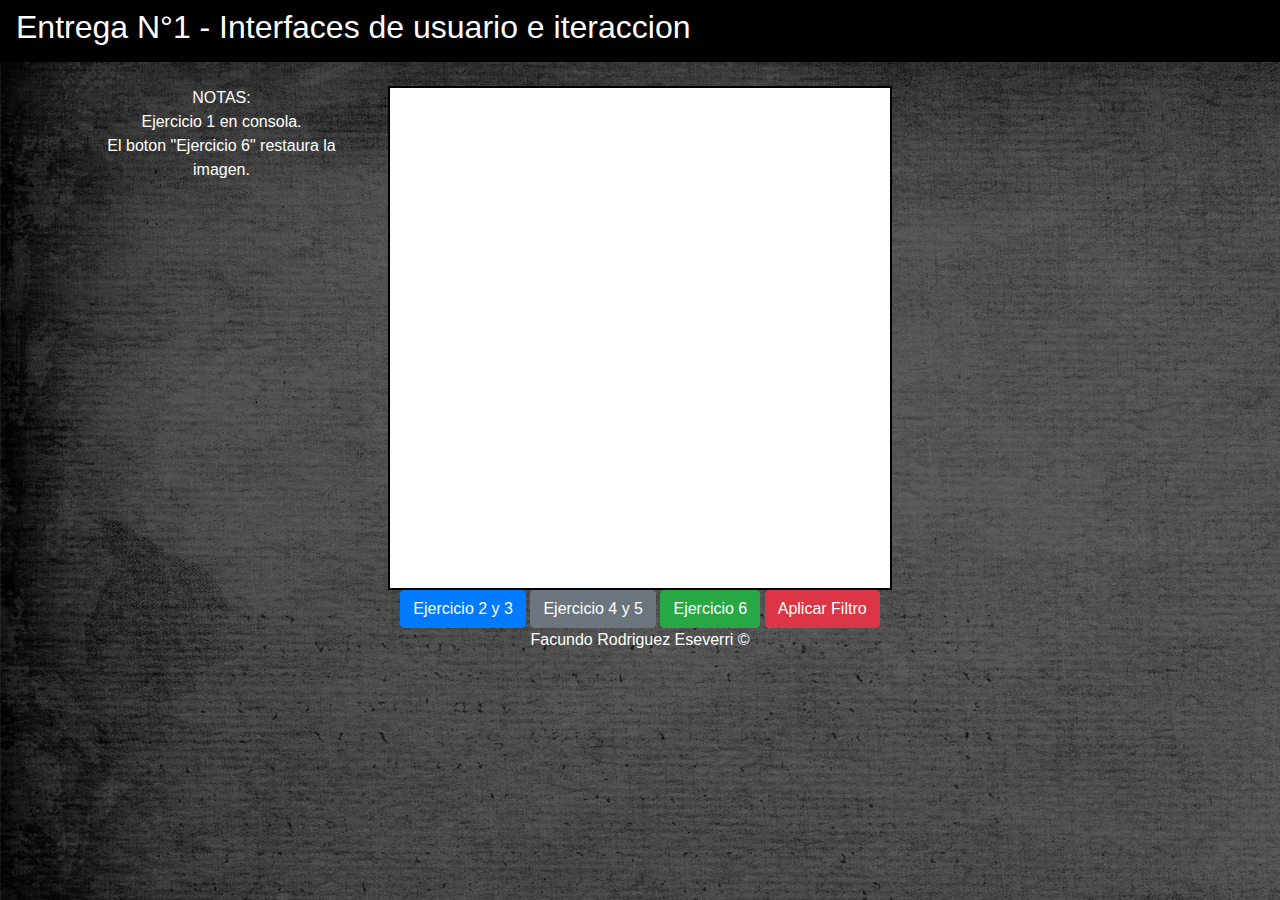
<file: TP1/EntregaFinal/index.html>
<!DOCTYPE html PUBLIC "-//W3C//DTD XHTML 1.0 Transitional//EN" "http://www.w3.org/TR/xhtml1/DTD/xhtml1-transitional.dtd">
<html xmlns="http://www.w3.org/1999/xhtml">
	<head>
		<link rel="stylesheet" href="css/style.css">
		<link rel="stylesheet" href="css/bootstrap.css">
		<meta http-equiv="Content-Type" content="text/html; charset=utf-8" />
		<title>Entrega n°1</title>
	</head>
	<body>
		<nav class="navbar">
			<h2>Entrega N°1 - Interfaces de usuario e iteraccion</h2>
		</nav>
		<br>
		<div class="container">
			<div class="row">
			<div class="col-sm">	
			<div class="dv">
				<p>NOTAS: <br> Ejercicio 1 en consola. <br> El boton "Ejercicio 6" restaura la imagen.</p>
				
			</div>
		
		</div>
		<div class="col-sm">
			<div class="btns">
				<canvas class="cv" id="myCanvas" width="500" height="500"></canvas>
				<button type="button" class="btn btn-primary" id="ej12">Ejercicio 2 y 3</button>
				<button type="button" class="btn btn-secondary" id="ej45">Ejercicio 4 y 5</button>
				<button type="button" class="btn btn-success" id="ej6">Ejercicio 6</button>
				<button type="button" class="btn btn-danger" id="filtro">Aplicar Filtro</button>
			</div>	
		</div>
		<div class="col-sm">
			<div class="container-fluid" id="text"></div>
		</div>


		</div>
		</div>
	</body>
	<footer>Facundo Rodriguez Eseverri ©</footer>
	<script src = "js/practico1.js">	
	</script>
</html>
</file>
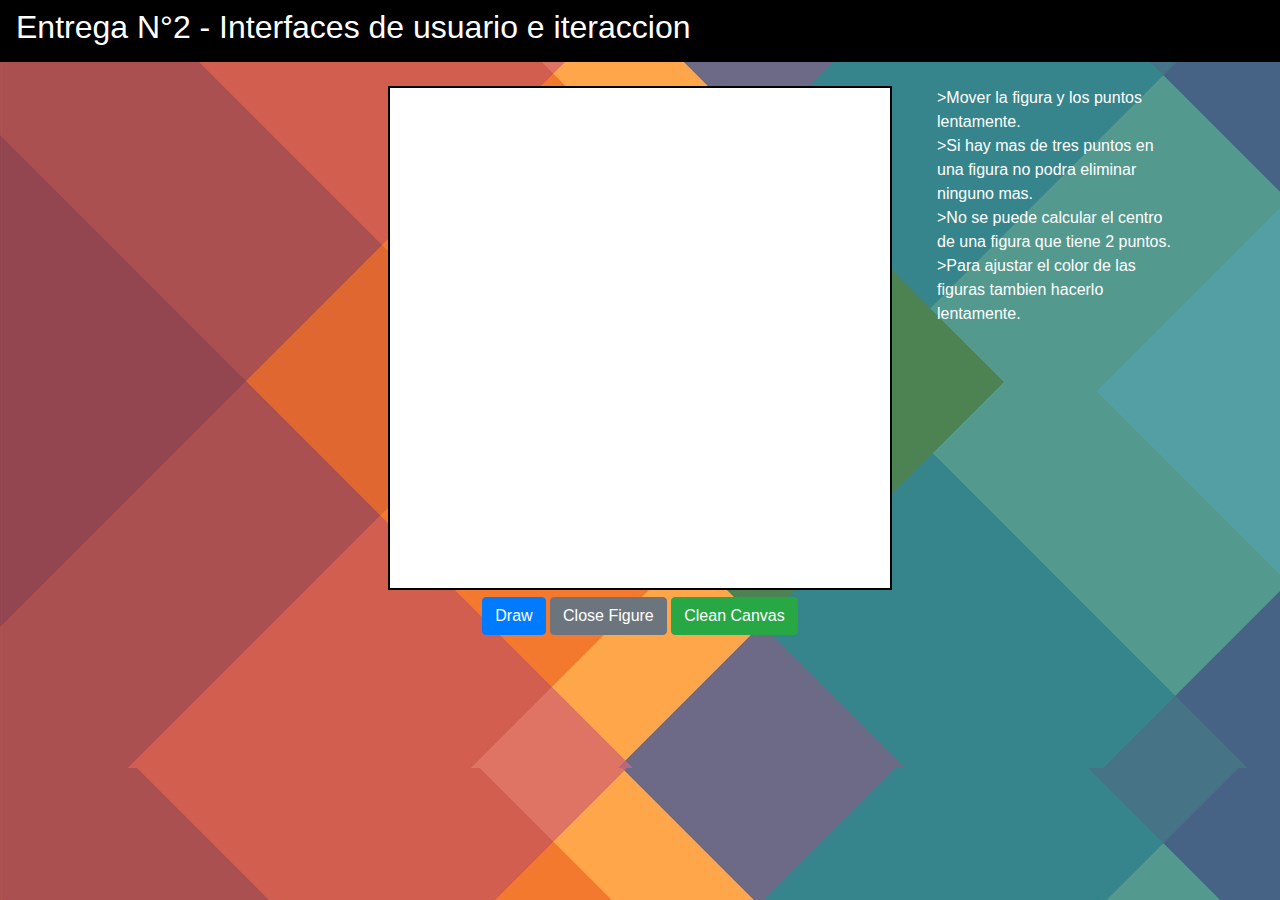
<file: TP2/EntregaFinal/index.html>
<!DOCTYPE html>
<html lang="en">
<head>
    <link rel="stylesheet" href="css/style.css">
    <link rel="stylesheet" href="css/bootstrap.css">
    <meta charset="UTF-8">
    <meta name="viewport" content="width=device-width, initial-scale=1.0">
    <meta http-equiv="X-UA-Compatible" content="ie=edge">
    <title>Entrega n°2</title>
</head>
<body>
    <nav class="navbar">
        <h2>Entrega N°2 - Interfaces de usuario e iteraccion</h2>
    </nav>
    <br>
    <div class="container">
        <div class="row">
        <div class="col-sm">	
    </div>
    <div class="col-sm">
        <div class="btns">
            <canvas id="myCanvas" class="cv" width="500" height="500"></canvas>
            <button id="draw" class="btn btn-primary" >Draw</button>
            <button id="btn" class="btn btn-secondary">Close Figure</button>
            <button id="clean" class="btn btn-success">Clean Canvas</button>
        </div>	
    </div>
    <div class="col-sm">
        <div class="container-fluid" id="text">
            >Mover la figura y los puntos lentamente.
            <br>
            >Si hay mas de tres puntos en una figura no podra eliminar ninguno mas.
            <br>
            >No se puede calcular el centro de una figura que tiene 2 puntos.
            <br>
            >Para ajustar el color de las figuras tambien hacerlo lentamente.
        </div>
    </div>
    </div>
    </div>
    
</body>
<script type="module" src="js/main.js"></script>
</html>
</file>
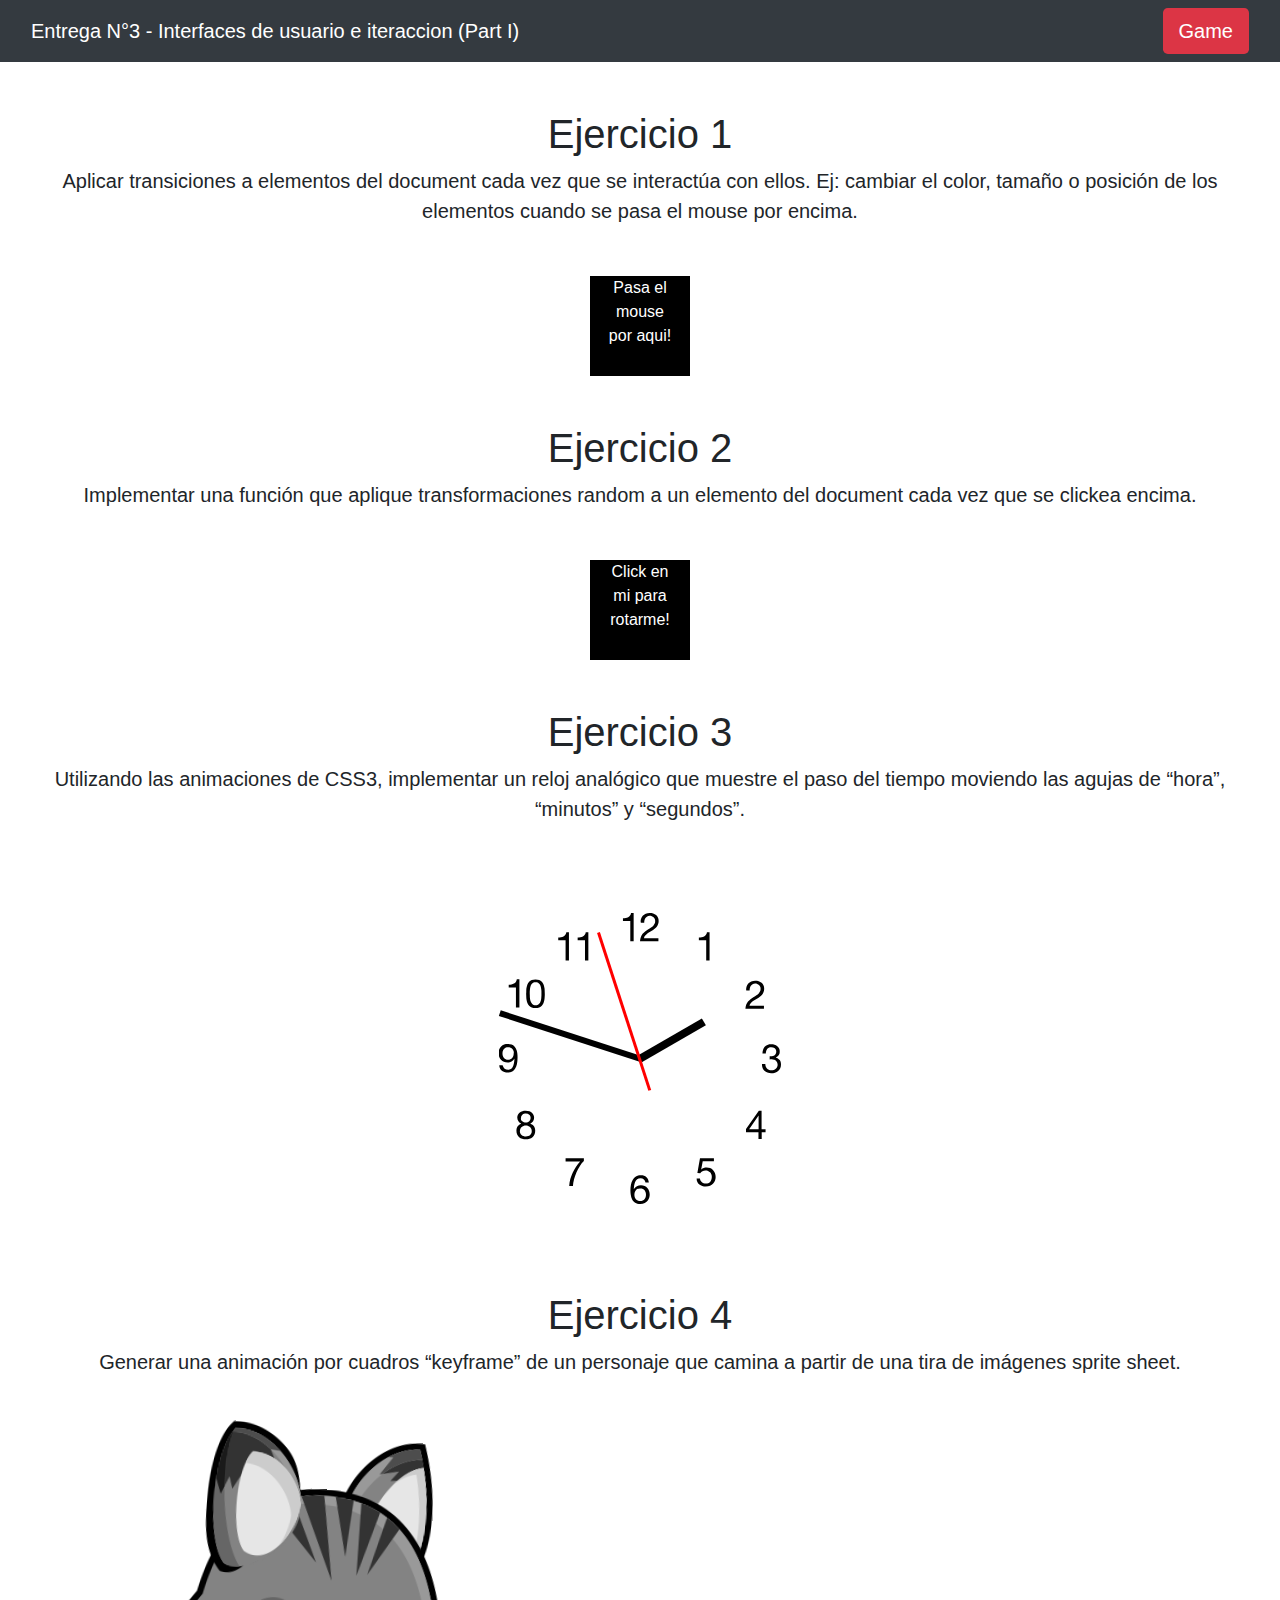
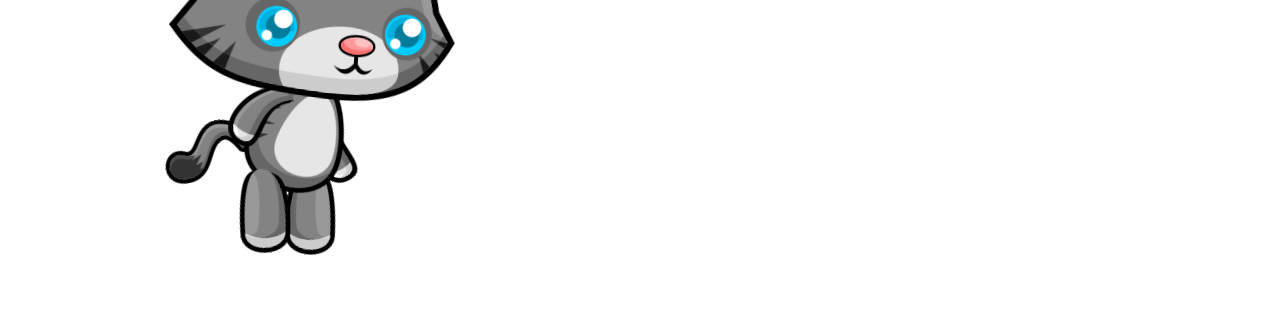
<file: TP3/Entrega final/index.html>
<!DOCTYPE html>
<html lang="en">

<head>

  <meta charset="utf-8">
  <meta name="viewport" content="width=device-width, initial-scale=1, shrink-to-fit=no">
  <meta name="description" content="">
  <meta name="author" content="">

  <title>Entrega n°3</title>

  <!-- Bootstrap core CSS -->
  <link href="./css/bootstrap.min.css" rel="stylesheet">
  <link href="./css/style.css" rel="stylesheet">


</head>

<body>

  <!-- Navigation -->
  <nav class="navbar navbar-expand-lg navbar-dark bg-dark static-top">
    <div class="container-fluid">
      <a class="navbar-brand" href="index.html">Entrega N°3 - Interfaces de usuario e iteraccion (Part I)</a>
      <a href="game.html" class="btn-danger btn-lg">Game</a>
      <button class="navbar-toggler" type="button" data-toggle="collapse" data-target="#navbarResponsive" aria-controls="navbarResponsive" aria-expanded="false" aria-label="Toggle navigation">
        <span class="navbar-toggler-icon"></span>
      </button>
    </div>
  </nav>

  <!-- Page Content -->
  <div class="container-fluid">
    <div class="row">
      <div class="col-lg-12 text-center">
        <!-- Work here-->
        <h1 class="mt-5">Ejercicio 1</h1>
        <p class="lead">Aplicar transiciones a elementos del document cada vez que se interactúa con ellos. Ej:
            cambiar el color, tamaño o posición de los elementos cuando se pasa el mouse por
            encima.</p>
        <div class="container-fluid ej1">Pasa el mouse por aqui!</div>
        <h1 class="mt-5">Ejercicio 2</h1>
        <p class="lead">Implementar una función que aplique transformaciones random a un elemento del
            document cada vez que se clickea encima.</p>
        <div class="container-fluid">
          <div class= "container-fluid ej2" id="ej2" onclick="rotar()">Click en mi para rotarme!</div>
        </div>
        <div class="container-fluid ej3">
            <h1 class="mt-5">Ejercicio 3</h1>
            <p class="lead">Utilizando las animaciones de CSS3, implementar un reloj analógico que muestre el
                paso del tiempo moviendo las agujas de “hora”, “minutos” y “segundos”.</p>
            <div class= "container-fluid">
                <article class="clock">
                    <div class="hours-container">
                      <div class="hours"></div>
                    </div>
                    <div class="minutes-container">
                      <div class="minutes"></div>
                    </div>
                    <div class="seconds-container">
                      <div class="seconds"></div>
                    </div>
                  </article>
            </div>
          
        </div>
        <div class="container-fluid ej4" id="divCat">
            <h1 class="mt-5" >Ejercicio 4</h1>
            <p class="lead" >Generar una animación por cuadros “keyframe” de un personaje que camina a partir de
                una tira de imágenes sprite sheet.</p>
                <div id="cat">
                </div>
        </div>
        <ul class="list-unstyled">
        </ul>
      </div>
    </div>
  </div>

  <!-- Bootstrap core JavaScript -->
  <script src="./jquery/jquery.slim.min.js"></script>
  <script src="./js/bootstrap.bundle.min.js"></script>
  <script src="./js/main.js"></script>

</body>

</html>
</file>
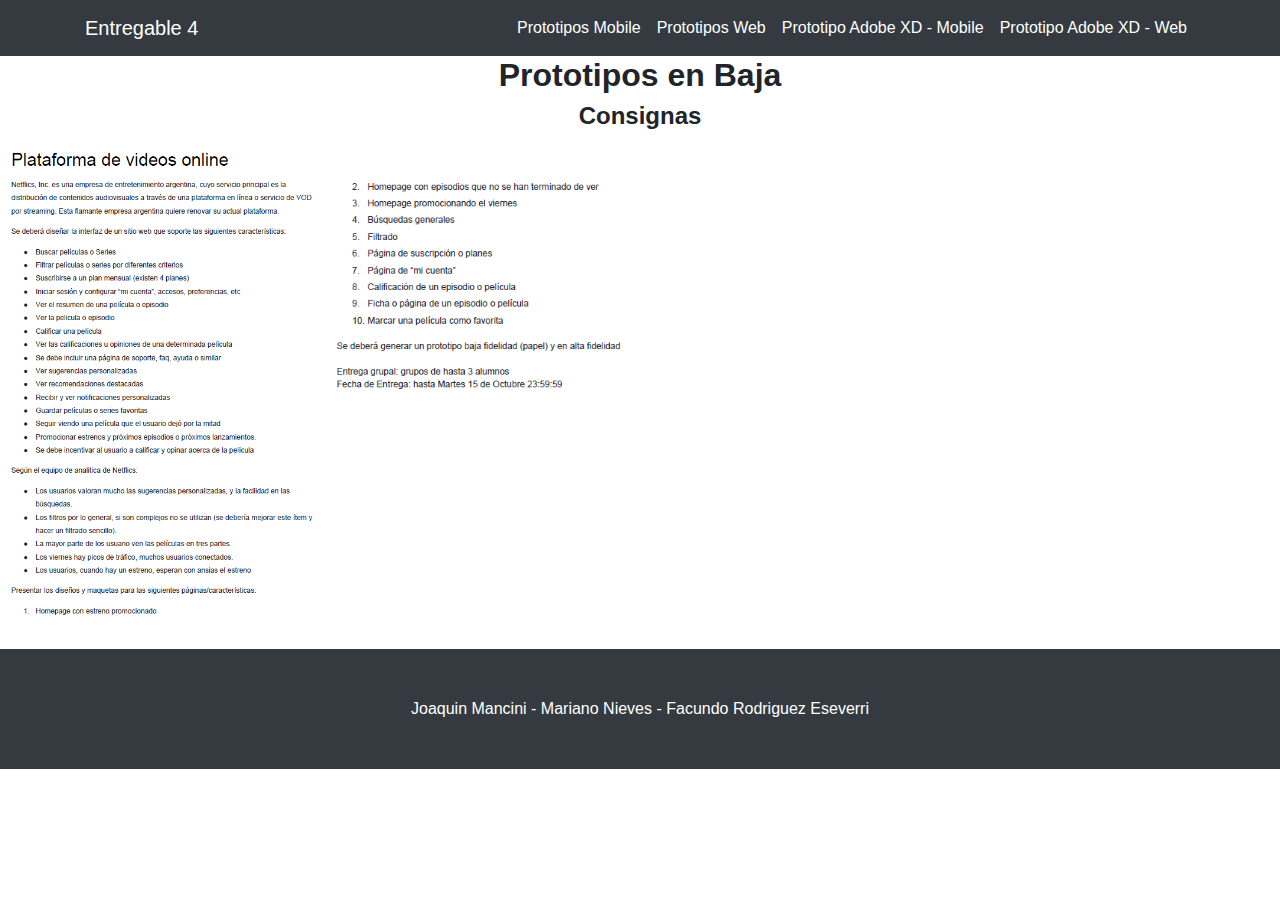
<file: TP4/EntregaFinal/index.html>
<!DOCTYPE html>
<html lang="en">

<head>

  <meta charset="utf-8">
  <meta name="viewport" content="width=device-width, initial-scale=1, shrink-to-fit=no">
  <meta name="description" content="">
  <meta name="author" content="">

  <title>Entregable N°4</title>

  <!-- Bootstrap core CSS -->
  <link href="vendor/bootstrap/css/bootstrap.min.css" rel="stylesheet">
  <link rel="stylesheet" href="css/style.css">
  <base href="https://facarodri.github.io/interfaces/TP4/EntregaFinal/index.html">
  <!-- Custom styles for this template -->
  <link href="css/heroic-features.css" rel="stylesheet">

</head>

<body>

  <!-- Navigation -->
  <nav class="navbar navbar-expand-lg navbar-dark bg-dark fixed-top">
    <div class="container">
      <a class="navbar-brand" href="index.html">Entregable 4  </a>
      <button class="navbar-toggler" type="button" data-toggle="collapse" data-target="#navbarResponsive" aria-controls="navbarResponsive" aria-expanded="false" aria-label="Toggle navigation">
        <span class="navbar-toggler-icon"></span>
      </button>
      <div class="collapse navbar-collapse" id="navbarResponsive">
        <ul class="navbar-nav ml-auto">
          <li class="nav-item active">
            <a class="nav-link" href="mobile.html">Prototipos Mobile
            </a>
          </li>
          <li class="nav-item active">
            <a class="nav-link" href="web.html">Prototipos Web
            </a>
          </li>
          <li class="nav-item active">
            <a class="nav-link" target="_blank" href="https://xd.adobe.com/spec/90e2277c-0b07-4323-43f9-4b7a08b9977a-e6d3/">Prototipo Adobe XD - Mobile
            </a>
          </li>
          <li class="nav-item active">
            <a class="nav-link" target="_blank" href="https://xd.adobe.com/view/cfd2bdde-f2f4-461e-61ad-0f736553cb91-b9e3/?fullscreen">Prototipo Adobe XD - Web
            </a>
          </li>
            
       
      </div>
    </div>
  </nav>

  <div class="container-fluid">
        <h2 class="tituloM"> Prototipos en Baja</h2>
        <h4 class="card-title tituloM">Consignas</h4>
      
        <!-- Page Features -->
        <div class="row" >
          <div class="tituloM">
            <div class="column">
              <img src="images/tp4.png" alt="inicio-mobile" width="100%"   height="100%">
              <br><br>
            </div>
            <div class="column">
            <img src="images/tp4-1.png" alt="inicio-mobile" width="100%"   height="100%">
            <br><br>
          </div>
        </div>      



</div>
  

</div>
<!-- /.container -->

<!-- Footer -->
<footer class="py-5 bg-dark">
    <div class="container">
      <p class="m-0 text-center text-white">Joaquin Mancini - Mariano Nieves - Facundo Rodriguez Eseverri</p>
    </div>
    <!-- /.container -->
  </footer>
<!-- Bootstrap core JavaScript -->
<script src="vendor/jquery/jquery.min.js"></script>
<script src="vendor/bootstrap/js/bootstrap.bundle.min.js"></script>

</body>

</html>
</file>
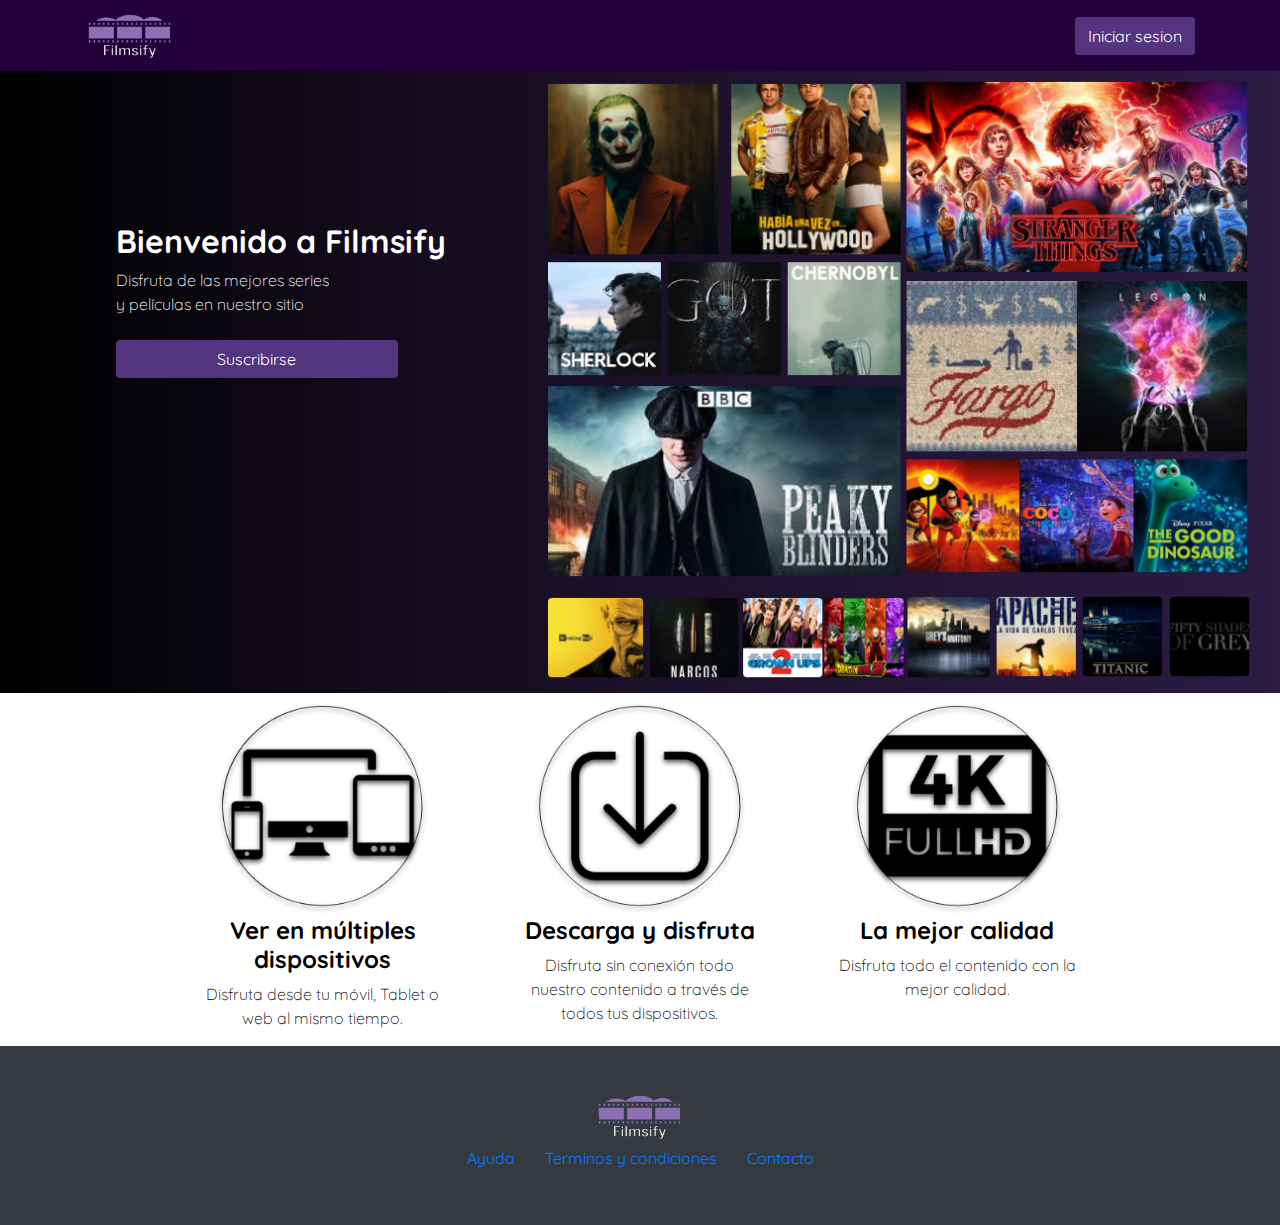
<file: TP5/EntregaFinal/index.html>
<!DOCTYPE html>
<html lang="en">

<head>

  <meta charset="utf-8">
  <meta name="viewport" content="width=device-width, initial-scale=1, shrink-to-fit=no">
  <meta name="description" content="">
  <meta name="author" content="">

  <title>Filmsify</title>

  <!-- Bootstrap core CSS -->
  <link href="vendor/bootstrap/css/bootstrap.min.css" rel="stylesheet">
  <link rel="stylesheet" href="css/style.css">
  <link rel="stylesheet" href="css/suscription1.css">
  <link href="https://fonts.googleapis.com/css?family=Quicksand&display=swap" rel="stylesheet">
  <!-- <base href="https://FacaRodri.github.io/Filmsify/index.html"> -->


</head>


<body>
  <!-- Navigation -->
  <nav class="navbar navbar-expand-lg navbar-dark  bg-custom static-top">
    <div class="container">
      <a class="navbar-brand" href="index.html">
        <img src="images/logo.png" alt="logo" width="90" height="45" srcset="">
      </a>
      <ul class="navbar-nav ml-auto">
        <li class="nav-item">
          <button type="button" onclick="logging()" class="btn btn-sesion">Iniciar sesion</button>
        </li>
      </ul>
    </div>
  </nav>

  <div class="container-fluid bg-inicio animation-container py-5 ">

      <div class="circle">

        </div>
  </div>
  <div id="animation" class="partial">


  </div>

  <footer class="py-5 bg-dark pt-5 mt-3 pb-1">
    <div class="container footer-center">
      <div class="row d-flex justify-content-center">

        <img src="images/logo.png" alt="logo" width="90" height="45" srcset="">
      </div>
      <button type="button" onclick="ayuda()" class="btn btn-link">Ayuda</button>
      <button type="button" class="btn btn-link">Terminos y condiciones</button>
      <button type="button" class="btn btn-link">Contacto</button>

    </div>
    <!-- /.container -->
  </footer>

  <!-- Bootstrap core JavaScript -->
  <script src="vendor/jquery/jquery.slim.min.js"></script>
  <script src="vendor/bootstrap/js/bootstrap.bundle.min.js"></script>
  <script src="js/main.js"></script>
</body>

</html>
</file>
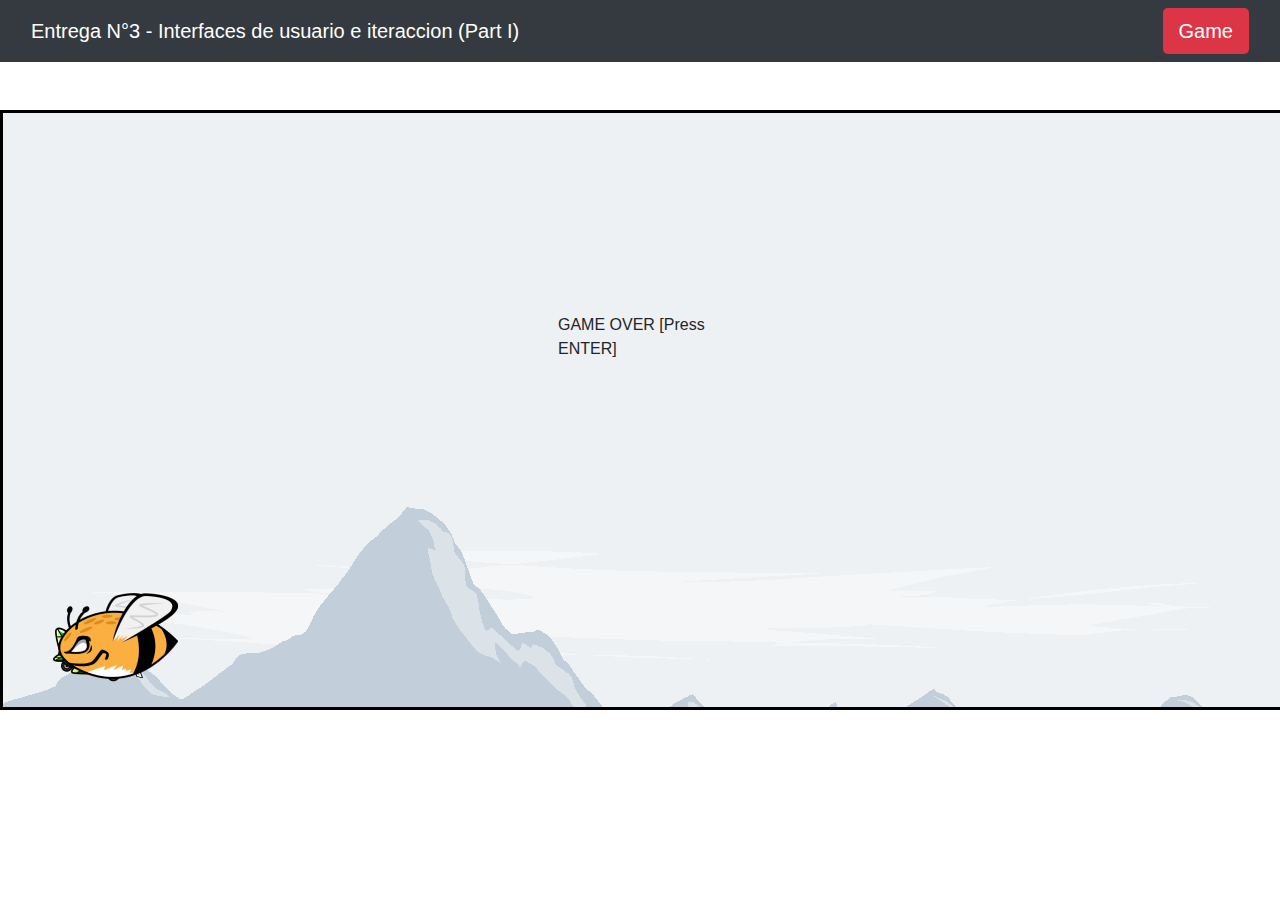
<file: TP3/Entrega final/game.html>
<!DOCTYPE html>
<html lang="en">
<head>
    <link href="./css/bootstrap.min.css" rel="stylesheet">
    <link rel="stylesheet" href="./css/gameStyle.css">
    <meta charset="UTF-8">
    <meta name="viewport" content="width=device-width, initial-scale=1.0">
    <meta http-equiv="X-UA-Compatible" content="ie=edge">
    <title>Game</title>
</head>
<body>
     <!-- --------------------------------------------------------------------------------------------------------------------- -->
    <nav class="navbar navbar-expand-lg navbar-dark bg-dark static-top">
      <div class="container-fluid">
        <a class="navbar-brand" href="index.html">Entrega N°3 - Interfaces de usuario e iteraccion (Part I)</a>
        <a href="game.html" class="btn-danger btn-lg">Game</a>
        <button class="navbar-toggler" type="button" data-toggle="collapse" data-target="#navbarResponsive" aria-controls="navbarResponsive" aria-expanded="false" aria-label="Toggle navigation">
          <span class="navbar-toggler-icon"></span>
        </button>
      </div>
    </nav>

    <!-- --------------------------------------------------------------------------------------------------------------------- -->
    <br>
    <br>
    <div id="game">

      <div id="capa1">

            <div id="capa2">

              <div id="capa3">

                  <div id="capa4">

                      <div id="capa5">
                            <div id="score"></div>
                            <div id="gameOver"></div>
                            <div id="plane" class="plane"></div>
                            <div id="bee"></div>
                            
                      </div>

                  </div>

              </div>

                  

            </div>
      </div>
      
    </div>
    <!-- --------------------------------------------------------------------------------------------------------------------- -->

    <script src="./jquery/jquery.slim.min.js"></script>
    <script src="./js/bootstrap.bundle.min.js"></script>
    <script type="module" src="./js/game.js"></script>
    
</body>
</html>
</file>
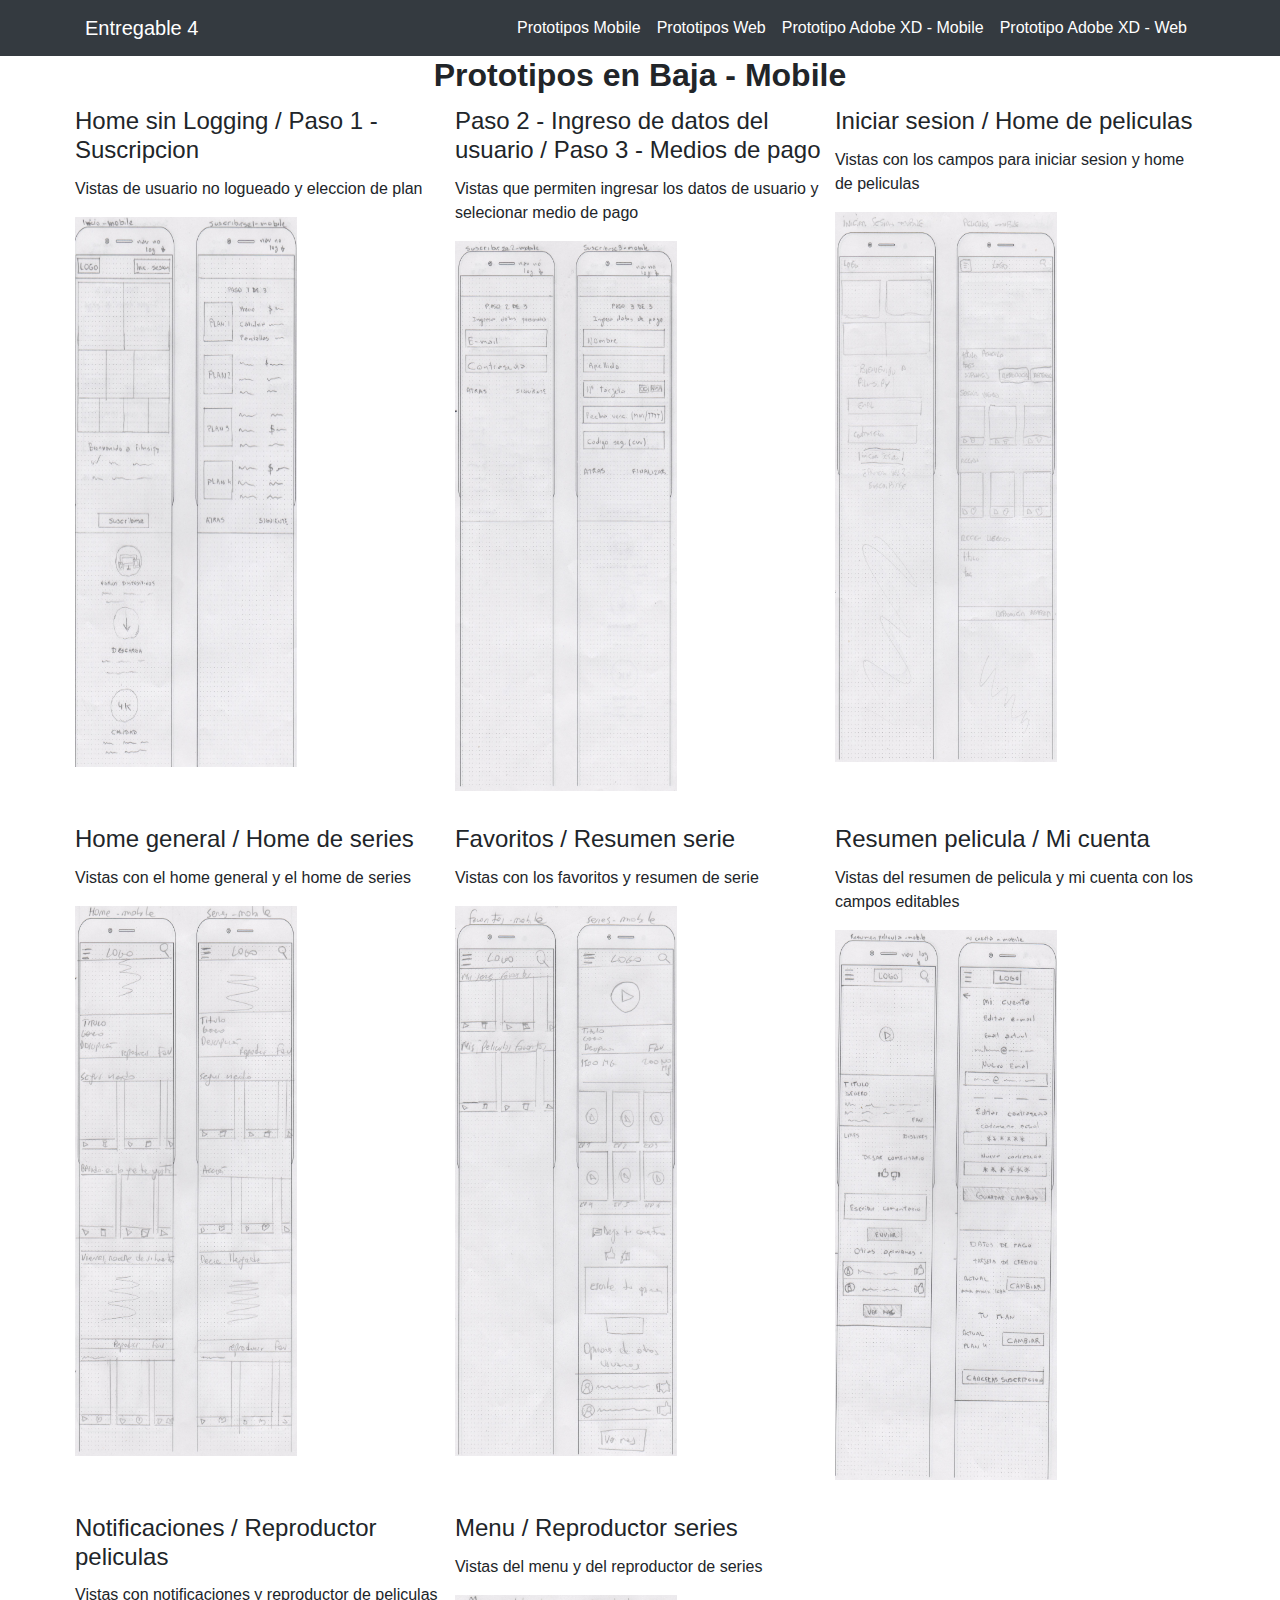
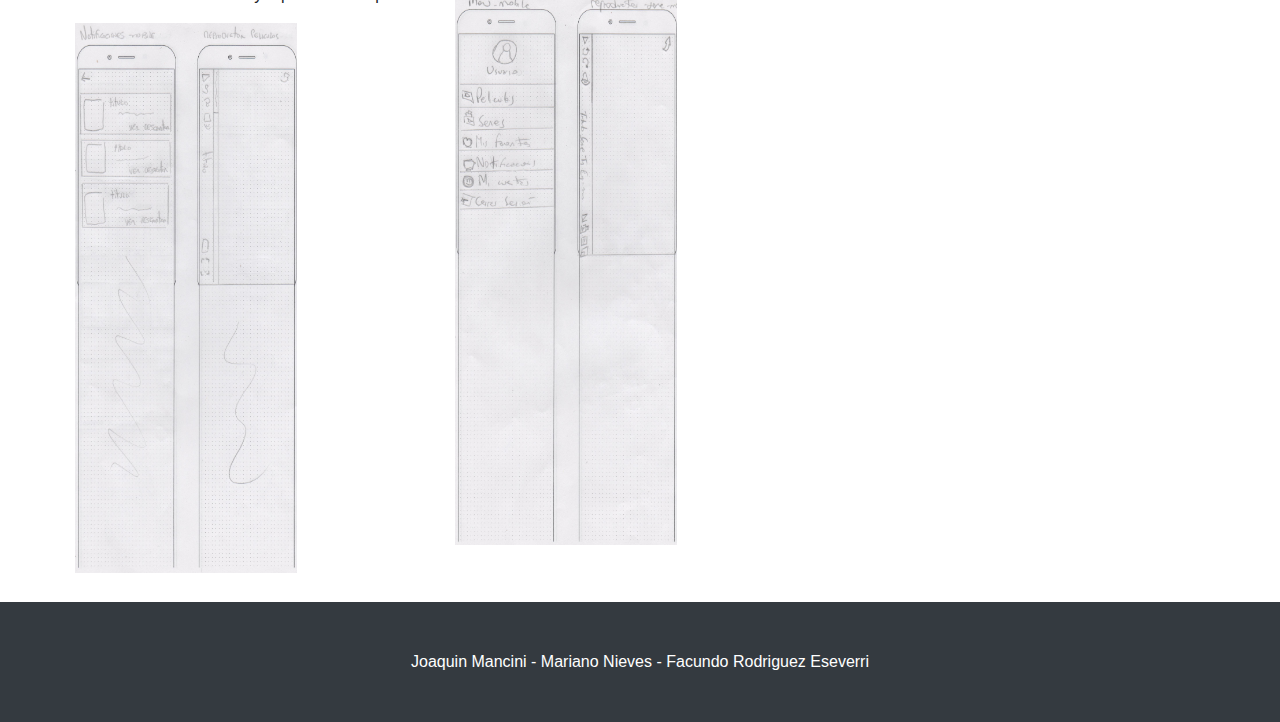
<file: TP4/EntregaFinal/mobile.html>
<!DOCTYPE html>
<html lang="en">

<head>

  <meta charset="utf-8">
  <meta name="viewport" content="width=device-width, initial-scale=1, shrink-to-fit=no">
  <meta name="description" content="">
  <meta name="author" content="">

  <title>Entregable N°4</title>

  <!-- Bootstrap core CSS -->
  <link href="vendor/bootstrap/css/bootstrap.min.css" rel="stylesheet">
  <link rel="stylesheet" href="css/style.css">
  <base href="https://facarodri.github.io/interfaces/TP4/EntregaFinal/index.html">
  <!-- Custom styles for this template -->
  <link href="css/heroic-features.css" rel="stylesheet">

</head>

<body>

  <nav class="navbar navbar-expand-lg navbar-dark bg-dark fixed-top">
    <div class="container">
      <a class="navbar-brand" href="index.html">Entregable 4</a>
      <button class="navbar-toggler" type="button" data-toggle="collapse" data-target="#navbarResponsive" aria-controls="navbarResponsive" aria-expanded="false" aria-label="Toggle navigation">
        <span class="navbar-toggler-icon"></span>
      </button>
      <div class="collapse navbar-collapse" id="navbarResponsive">
        <ul class="navbar-nav ml-auto">
          <li class="nav-item active">
            <a class="nav-link" href="mobile.html">Prototipos Mobile
            </a>
          </li>
          <li class="nav-item active">    
            <a class="nav-link" href="web.html">Prototipos Web
            </a>
          </li>
          <li class="nav-item active">
            <a class="nav-link" target="_blank"href="https://xd.adobe.com/spec/90e2277c-0b07-4323-43f9-4b7a08b9977a-e6d3/">Prototipo Adobe XD - Mobile
            </a>
          </li>
          <li class="nav-item active">
            <a class="nav-link" target="_blank" href="https://xd.adobe.com/view/cfd2bdde-f2f4-461e-61ad-0f736553cb91-b9e3/?fullscreen">Prototipo Adobe XD - Web
            </a>
          </li>
            
       
      </div>
    </div>
  </nav>
    

  <!-- Page Content -->
  <div class="container">
    <h2 class="tituloM"> Prototipos en Baja - Mobile</h2>
  
    <!-- Page Features -->
    <div class="row">
      <div class="column">
          <h4 class="card-title">Home sin Logging / Paso 1 - Suscripcion</h4>
          <p class="card-text">Vistas de usuario no logueado y eleccion de plan</p>
        <img src="images/inicio-suscripcion-mobile.jpg" alt="inicio-mobile-planes" width="60%"   height="550px">
        <br><br>
      </div>
      <div class="column">
        <h4 class="card-title">Paso 2 - Ingreso de datos del usuario / Paso 3 - Medios de pago</h4>
          <p class="card-text">Vistas que permiten ingresar los datos de usuario y selecionar medio de pago</p>
        <img src="images/suscripcion2-suscripcion3-mobile.jpg" alt="planes-mobile" width="60%"  height="550px">
          <br><br>
      </div>
      <div class="column">
        <h4 class="card-title">Iniciar sesion / Home de peliculas</h4>
        <p class="card-text">Vistas con los campos para iniciar sesion y home de peliculas</p>
        <img src="images/iniciarSesion-peliculas-mobile.jpg" alt="iniciar-sesion-mobile" width="60%"  height="550px">
        <br><br>
      </div>
      <div class="column">
        <h4 class="card-title">Home general / Home de series </h4>
        <p class="card-text">Vistas con el home general y el home de series</p>
        <img src="images/homeM-homeS-mobile.jpg" alt="home-series" width="60%"  height="550px">
        <br><br>
      </div>
      <div class="column">
          <h4 class="card-title">Favoritos / Resumen serie</h4>
         <p class="card-text">Vistas con los favoritos y resumen de serie</p>
          <img src="images/favoritos-resumen-Mobile.jpg" alt="favoritos" width="60%" height="550px">
          <br><br>
        </div>
      <div class="column">
        <h4 class="card-title">Resumen pelicula / Mi cuenta</h4>
        <p class="card-text">Vistas del resumen de pelicula y mi cuenta con los campos editables</p>
        <img src="images/resumen-pelicula-micuenta-mobile.jpg" alt="resumen pelicula" width="60%" height="550px">
        <br><br>
      </div>
      <div class="column">
        <h4 class="card-title">Notificaciones / Reproductor peliculas</h4>
        <p class="card-text">Vistas con notificaciones y reproductor de peliculas</p>
        <img src="images/notificaciones-reproductor-pelicula-mobile.jpg" alt="pelicula" width="60%" height="550px">
        <br><br>
      </div>
      <div class="column">
        <h4 class="card-title">Menu / Reproductor series</h4>
       <p class="card-text">Vistas del menu y del reproductor de series </p>
        <img src="images/menu-reproductor-series-mobile.jpg" alt="reproductor" width="60%" height="550px">
        <br><br>
      </div>
     
        

    </div>
  

  </div>
  <!-- /.container -->

  <!-- Footer -->
  <footer class="py-5 bg-dark">
    <div class="container">
      <p class="m-0 text-center text-white">Joaquin Mancini - Mariano Nieves - Facundo Rodriguez Eseverri</p>
    </div>
    <!-- /.container -->
  </footer>

  <!-- Bootstrap core JavaScript -->
  <script src="vendor/jquery/jquery.min.js"></script>
  <script src="vendor/bootstrap/js/bootstrap.bundle.min.js"></script>

</body>

</html>
</file>
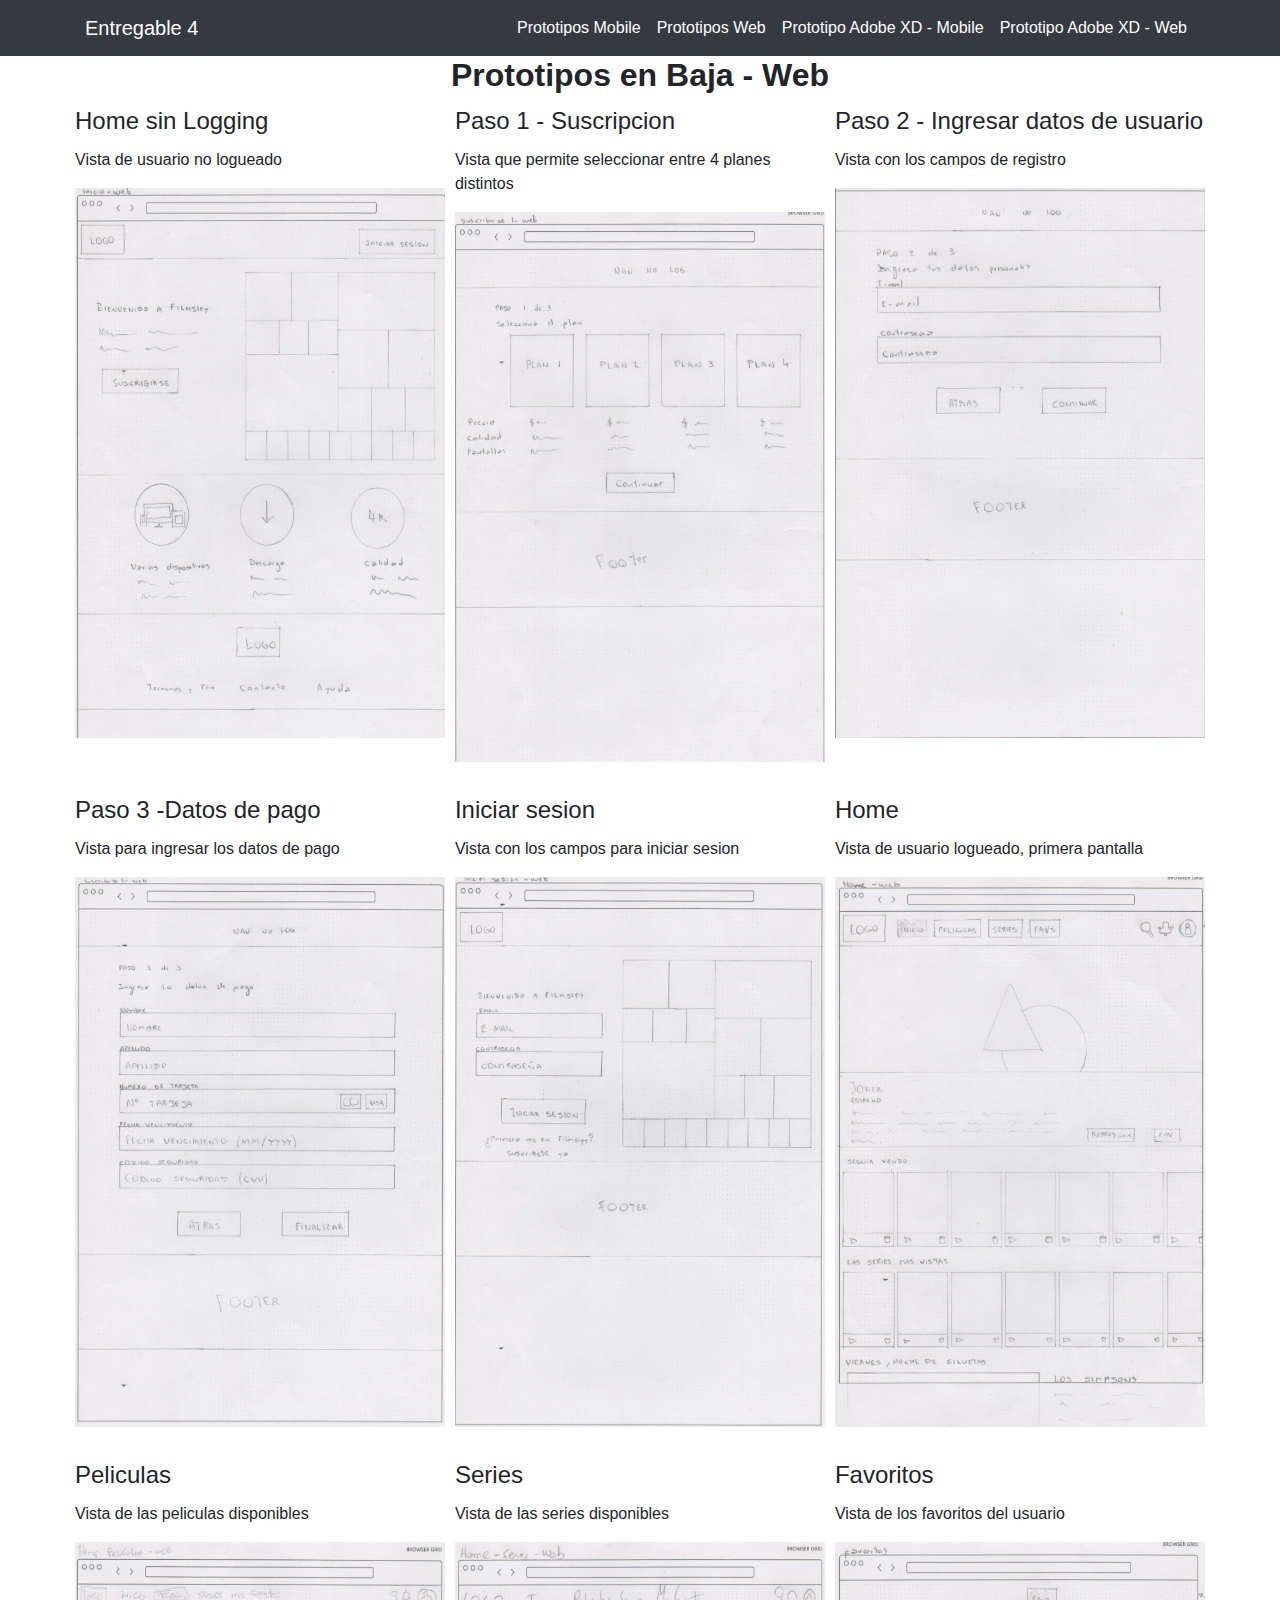
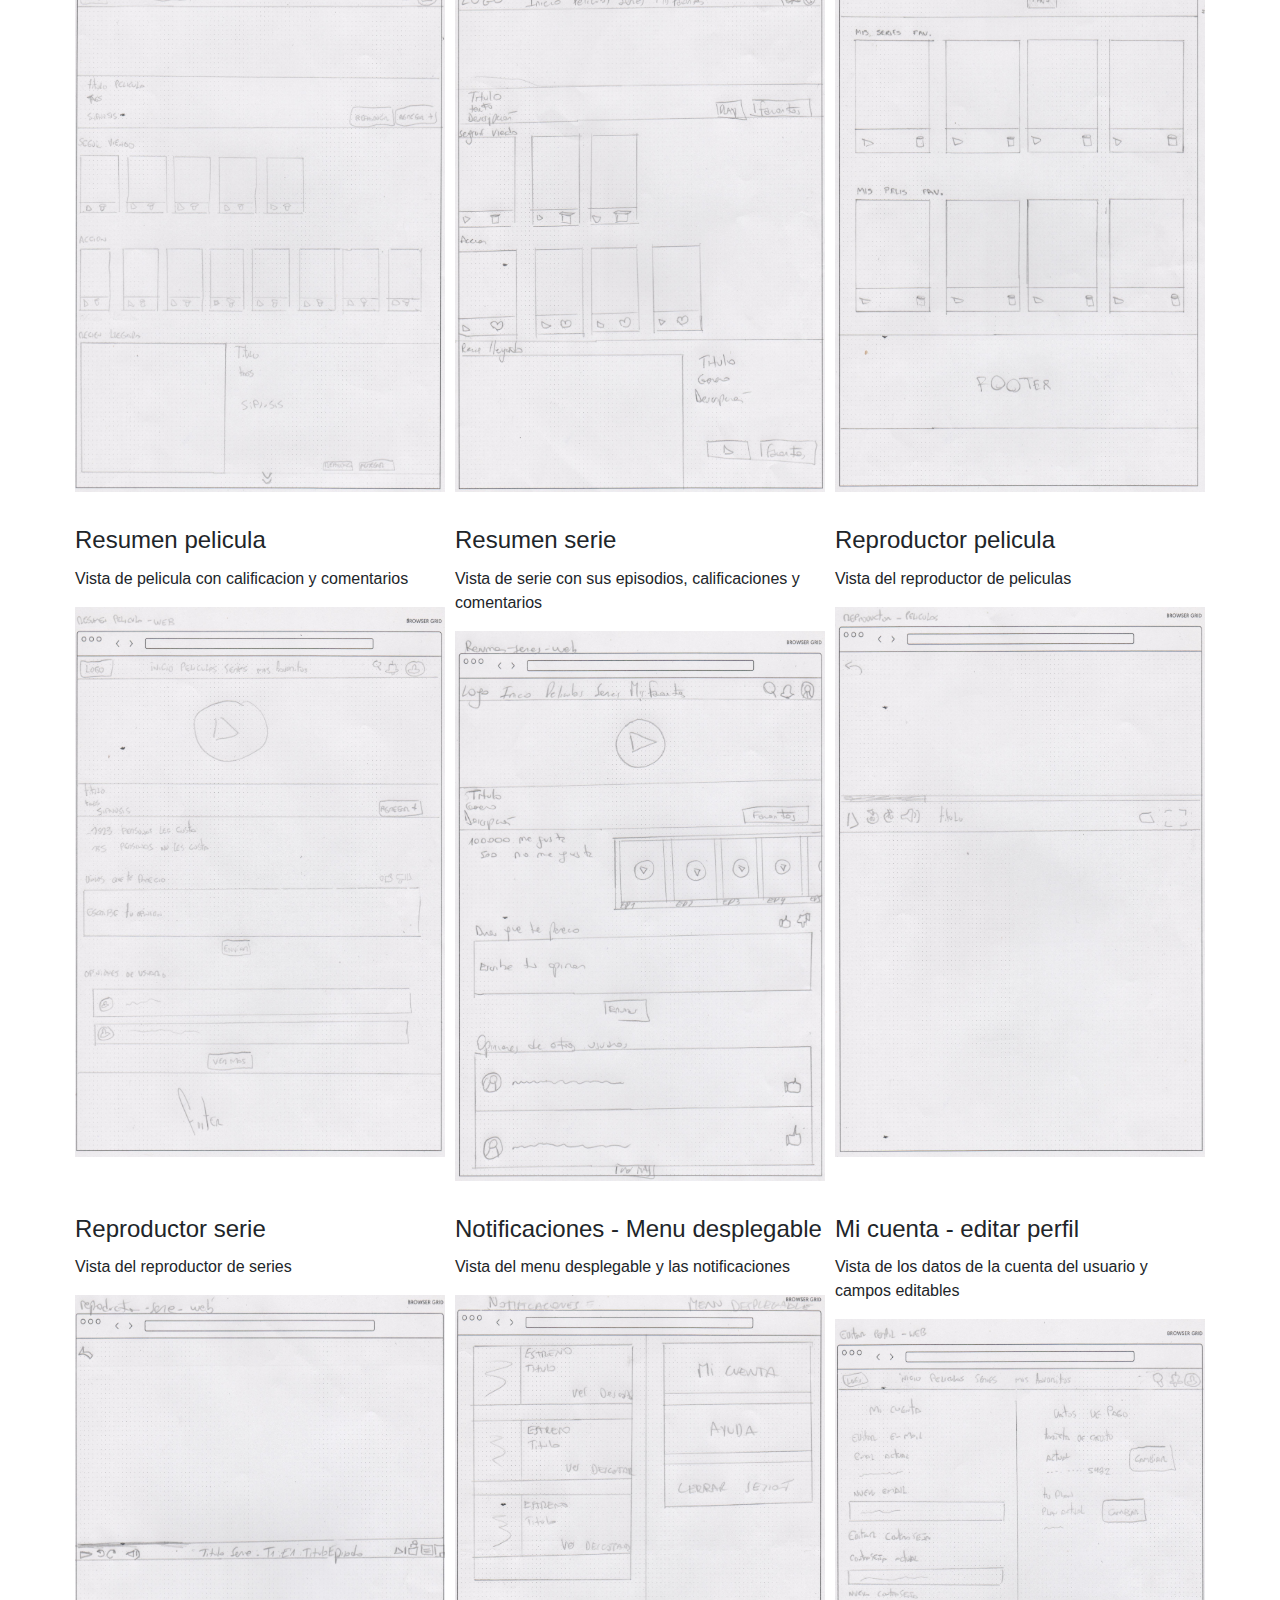
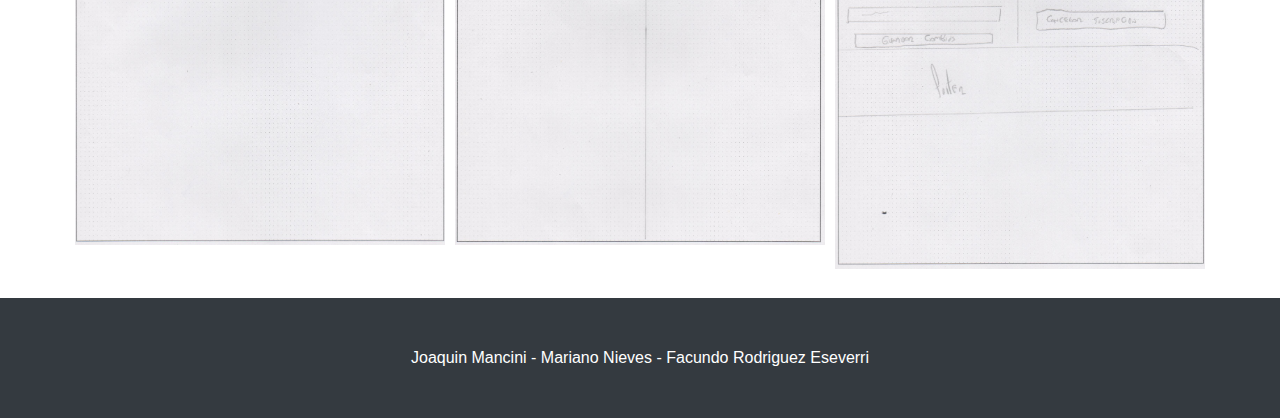
<file: TP4/EntregaFinal/web.html>
<!DOCTYPE html>
<html lang="en">

<head>

  <meta charset="utf-8">
  <meta name="viewport" content="width=device-width, initial-scale=1, shrink-to-fit=no">
  <meta name="description" content="">
  <meta name="author" content="">

  <title>Entregable N°4</title>

  <!-- Bootstrap core CSS -->
  <link href="vendor/bootstrap/css/bootstrap.min.css" rel="stylesheet">
  <link rel="stylesheet" href="css/style.css">
  <base href="https://facarodri.github.io/interfaces/TP4/EntregaFinal/index.html">
  <!-- Custom styles for this template -->
  <link href="css/heroic-features.css" rel="stylesheet">

</head>

<body>

  <!-- Navigation -->
  <nav class="navbar navbar-expand-lg navbar-dark bg-dark fixed-top">
    <div class="container">
      <a class="navbar-brand" href="index.html">Entregable 4  </a>
      <button class="navbar-toggler" type="button" data-toggle="collapse" data-target="#navbarResponsive" aria-controls="navbarResponsive" aria-expanded="false" aria-label="Toggle navigation">
        <span class="navbar-toggler-icon"></span>
      </button>
      <div class="collapse navbar-collapse" id="navbarResponsive">
        <ul class="navbar-nav ml-auto">
          <li class="nav-item active">
            <a class="nav-link" href="mobile.html">Prototipos Mobile
            </a>
          </li>
          <li class="nav-item active">
            <a class="nav-link" href="web.html">Prototipos Web
            </a>
          </li>
          <li class="nav-item active">
                <a class="nav-link" target="_blank" href="https://xd.adobe.com/spec/90e2277c-0b07-4323-43f9-4b7a08b9977a-e6d3/">Prototipo Adobe XD - Mobile
                </a>
              </li>
              <li class="nav-item active">
                <a class="nav-link" target="_blank" href="https://xd.adobe.com/view/cfd2bdde-f2f4-461e-61ad-0f736553cb91-b9e3/?fullscreen">Prototipo Adobe XD - Web
                </a>
              </li>
       
      </div>
    </div>
  </nav>

  <div class="container">
        <h2 class="tituloM"> Prototipos en Baja - Web</h2>
      
        <!-- Page Features -->
        <div class="row" >
            <div class="column">
                <h4 class="card-title">Home sin Logging</h4>
                <p class="card-text">Vista de usuario no logueado</p>
              <img src="images/inicio-web.jpg" alt="inicio-web" width="100%"   height="550px">
              <br><br>
            </div>
            <div class="column">
                    <h4 class="card-title">Paso 1 - Suscripcion</h4>
                      <p class="card-text">Vista que permite seleccionar entre 4 planes distintos</p>
                    <img src="images/suscripcion1-web.jpg" alt="planes" width="100%"  height="550px">
                      <br><br>
            </div>
            <div class="column">
                <h4 class="card-title">Paso 2 - Ingresar datos de usuario</h4>
                <p class="card-text">Vista con los campos de registro</p>
                <img src="images/suscripcion2-web.jpg" alt="registro" width="100%"  height="550px">
                <br><br>
        </div>
            <div class="column">
                <h4 class="card-title">Paso 3 -Datos de pago</h4>
                  <p class="card-text">Vista para ingresar los datos de pago</p>
                <img src="images/suscripcion3-web.jpg" alt="pago" width="100%"  height="550px">
                  <br><br>
        </div>
            <div class="column">
                    <h4 class="card-title">Iniciar sesion</h4>
                    <p class="card-text">Vista con los campos para iniciar sesion</p>
                    <img src="images/iniciar-sesion-web.jpg" alt="iniciar-sesion-web" width="100%"  height="550px">
                    <br><br>
            </div>
            
            <div class="column">
                    <h4 class="card-title">Home</h4>
                   <p class="card-text">Vista de usuario logueado, primera pantalla </p>
                    <img src="images/home-web.jpg" alt="home" width="100%" height="550px">
                    <br><br>
            </div>
            <div class="column">
                    <h4 class="card-title">Peliculas</h4>
                    <p class="card-text">Vista de las peliculas disponibles</p>
                    <img src="images/home-peliculas-web.jpg" alt="peliculas" width="100%" height="550px">
                    <br><br>
                  </div>
                  <div class="column">
                        <h4 class="card-title">Series</h4>
                        <p class="card-text">Vista de las series disponibles</p>
                        <img src="images/home-series-web.jpg" alt="series" width="100%" height="550px">
                        <br><br>
                </div>
                <div class="column">
                        <h4 class="card-title">Favoritos</h4>
                        <p class="card-text">Vista de los favoritos del usuario</p>
                        <img src="images/favoritos-web.jpg" alt="favoritos" width="100%" height="550px">
                        <br><br>
                </div>
                <div class="column">
                        <h4 class="card-title">Resumen pelicula</h4>
                        <p class="card-text">Vista de pelicula con calificacion y comentarios</p>
                        <img src="images/resumen-peliculas-web.jpg" alt="resumen pelicula" width="100%" height="550px">
                        <br><br>
                </div>
                <div class="column">
                        <h4 class="card-title">Resumen serie</h4>
                       <p class="card-text">Vista de serie con sus episodios, calificaciones y comentarios </p>
                        <img src="images/resumen-series-web.jpg" alt="resumen serie" width="100%" height="550px">
                        <br><br>
                </div>
                <div class="column">
                        <h4 class="card-title">Reproductor pelicula</h4>
                       <p class="card-text">Vista del reproductor de peliculas </p>
                        <img src="images/reproductor-pelicula-web.jpg" alt="reproductor pelicula" width="100%" height="550px">
                        <br><br>
                </div>
                <div class="column">
                        <h4 class="card-title">Reproductor serie</h4>
                       <p class="card-text">Vista del reproductor de series </p>
                        <img src="images/reproductor-series-web.jpg" alt="reproductor serie" width="100%" height="550px">
                        <br><br>
                </div>
                <div class="column">
                        <h4 class="card-title">Notificaciones - Menu desplegable</h4>
                       <p class="card-text">Vista del menu desplegable y las notificaciones</p>
                        <img src="images/notificaciones-menu-web.jpg" alt="menu desplegable " width="100%" height="550px">
                        <br><br>
                </div>
                <div class="column">
                  <h4 class="card-title">Mi cuenta - editar perfil</h4>
                 <p class="card-text">Vista de los datos de la cuenta del usuario y campos editables</p>
                  <img src="images/editar-perfil-web.jpg" alt="menu desplegable " width="100%" height="550px">
                  <br><br>
          </div>

                
            


        </div>      



</div>
  
<!-- /.container -->

<!-- Footer -->
<footer class="py-5 bg-dark">
        <div class="container">
          <p class="m-0 text-center text-white">Joaquin Mancini - Mariano Nieves - Facundo Rodriguez Eseverri</p>
        </div>
        <!-- /.container -->
      </footer>
<!-- Bootstrap core JavaScript -->
<script src="vendor/jquery/jquery.min.js"></script>
<script src="vendor/bootstrap/js/bootstrap.bundle.min.js"></script>

</body>

</html>
</file>
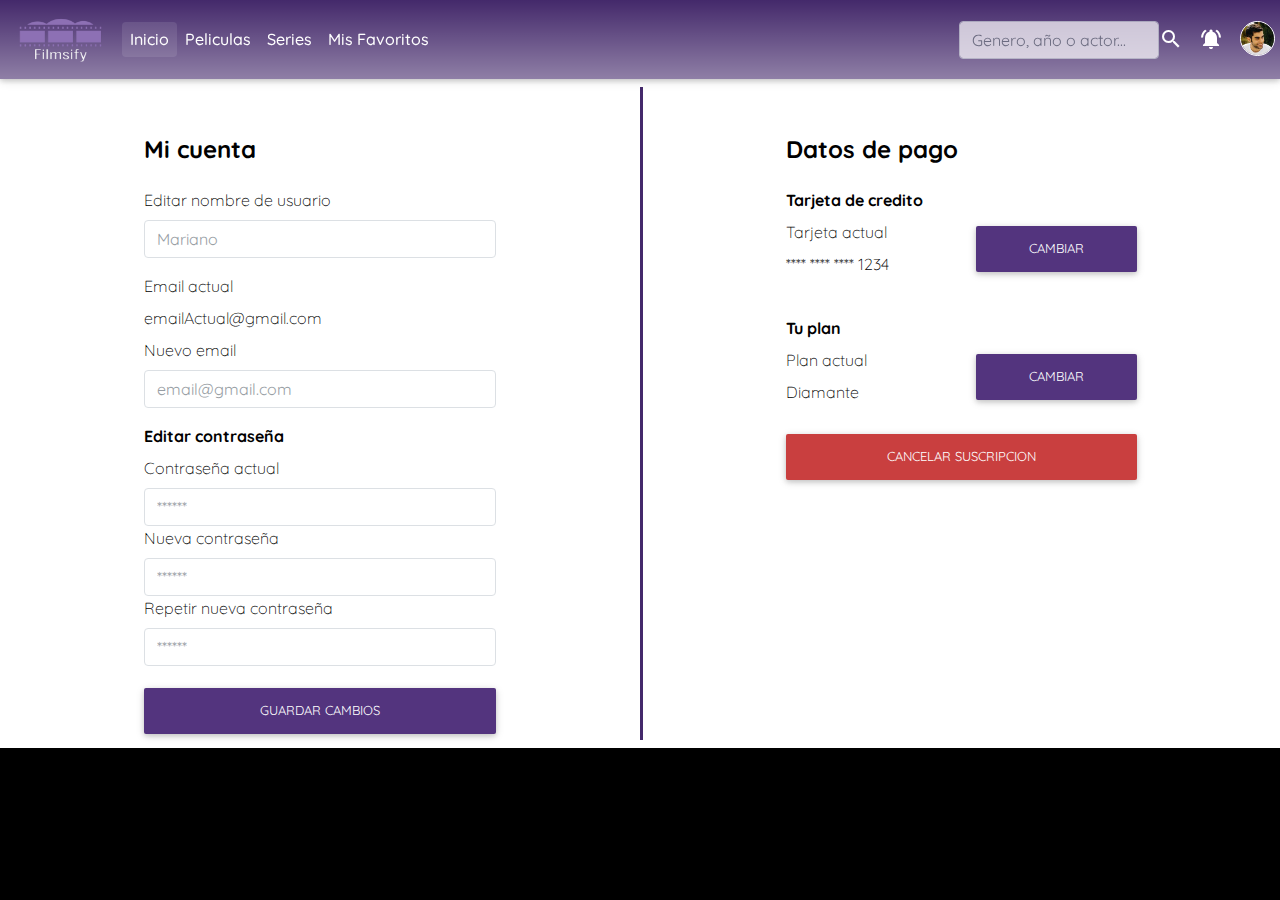
<file: TP5/EntregaFinal/mi-cuenta.html>
<!DOCTYPE html>
<html lang="en">

<head>
  <meta charset="utf-8">
  <meta name="viewport" content="width=device-width, initial-scale=1, shrink-to-fit=no">
  <meta http-equiv="x-ua-compatible" content="ie=edge">
  <title>Filmsify</title>
  <!-- Font Awesome -->
  <link rel="stylesheet" href="https://use.fontawesome.com/releases/v5.11.2/css/all.css">
  <!--Material Icons-->
  <link href="https://fonts.googleapis.com/icon?family=Material+Icons" rel="stylesheet">
  <!--Quicksand Font-->
  <link href="https://fonts.googleapis.com/css?family=Quicksand&display=swap" rel="stylesheet">
  <!-- Bootstrap core CSS -->
  <link href="vendor/bootstrap/css/bootstrap.min.css" rel="stylesheet">
  <!--MDB-->
  <link rel="stylesheet" href="vendor/bootstrap/css/mdb.min.css">
  <!-- Your custom styles (optional) -->
  <link href="css/home.css" rel="stylesheet">
  <link rel="stylesheet" href="css/mi-cuenta.css">
  <!-- <base href="https://FacaRodri.github.io/Filmsify/home.html"> -->
</head>

<body>
   <!--Navbar -->
   <nav class="navbar fixed-top navbar-expand-sm navbar-dark scrolling-navbar">
      <!--P1-->
      <button class="navbar-toggler" type="button" data-toggle="collapse" data-target="#navbarSupportedContent"
        aria-controls="navbarSupportedContent" aria-expanded="false" aria-label="Toggle navigation">
        <!-- <span class="navbar-toggler-icon"></span> -->
        <i class="material-icons">
          menu
        </i>
      </button>
      <!--P2-->
      <a class="navbar-brand js-btn" href="#"><strong>
          <img src="images/logo.png" width="90" height="45" alt="">
        </strong></a>
      <!--P3-->
      <div class="user order-sm-last">
        <div class="row">
          <div class="search-col col-9">
            <div class="row">
              <div class="d-none d-sm-block px-0 col-10">
                <input type="search" class="form-control" placeholder="Genero, año o actor...">
              </div>
              <a class="ics my-auto mx-0 px-0" href="#"><strong>
                  <i class="material-icons">
                    search
                  </i>
                </strong></a>
            </div>
          </div>
          <!-- dropdown notif -->
          <div class="btn-group">
            <a class="ics d-none d-sm-block my-auto mr-3 px-0 dropdown-toggle-notifications" href=""
              data-toggle="dropdown" aria-haspopup="true" aria-expanded="false">
              <i class="material-icons">
                notifications_active
              </i>
            </a>
            <div class="dropdown-menu dropdown-menu-right menu-notif mt-4 bg-dark">
              <div class="notif-item mb-1">
                <div class="row">
                  <div class="col-6">
                    <img class="img-fluid my-1 ml-1" src="images/daybreak.jpg" alt="">
                  </div>
                  <div class="col-6 p-0">
                    <h4 class="text-align-left">Daybreak</h4>
                    <div class="d-flex justify-content-around pt-0">
                      <h6>Estreno</h6>
                      <a class="pt-0" href="">
                        <i class="material-icons">
                          delete
                        </i>
                      </a>
                    </div>
                  </div>
                </div>
              </div>
              <div class="notif-item mb-1">
                  <div class="row">
                    <div class="col-6">
                      <img class="img-fluid my-1 ml-1" src="images/maradona.jpg" alt="">
                    </div>
                    <div class="col-6 p-0">
                      <h4 class="text-align-left">Maradona</h4>
                      <div class="d-flex justify-content-around pt-0">
                        <h6>Estreno</h6>
                        <a class="pt-0" href="">
                          <i class="material-icons">
                            delete
                          </i>
                        </a>
                      </div>
                    </div>
                  </div>
                </div>
                <div class="notif-item mb-1">
                    <div class="row">
                      <div class="col-6">
                        <img class="img-fluid my-1 ml-1" src="images/bill-gates.jpg" alt="">
                      </div>
                      <div class="col-6 p-0">
                        <h4 class="text-align-left">Bill Gate</h4>
                        <div class="d-flex justify-content-around pt-0">
                          <h6>Estreno</h6>
                          <a class="pt-0" href="">
                            <i class="material-icons">
                              delete
                            </i>
                          </a>
                        </div>
                      </div>
                    </div>
                  </div>
             
              <button class="dropdown-item warn-button px-5" type="button">Ver mas...</button>
            </div>
          </div>
          <!-- dropdown Usuario -->
          <div class="btn-group">
            <a class="ics d-none d-sm-block mr-2 px-0 dropdown-toggle-user" href="" data-toggle="dropdown"
              aria-haspopup="true" aria-expanded="false">
              <img class="prof my-auto" src="images/user.jpg" height="35px" alt="">
            </a>
            <div class="dropdown-menu dropdown-menu-right mt-4 bg-dark">
              <h5 class="dh">¡Hola Juan!</h5>
              <button class="dropdown-item simple-button mb-2 px-5" onclick="miCuenta()" type="button">Mi Cuenta</button>
              <button class="dropdown-item simple-button mb-2 px-5" type="button">Ayuda</button>
              <button class="dropdown-item warn-button px-5" onclick="cerrarSesion()"  type="button">Cerrar Sesion</button>
            </div>
          </div>
        </div>
      </div>
      <!--Collapsable elements-->
      <div class="collapse navbar-collapse" id="navbarSupportedContent">
        <div class='navbar-expander'></div>
        <div class="container-fluid pl-0 coll-mov">
          <!--User mobile-->
          <div class="d-block d-sm-none px-auto" href="#">
            <img class="prof mx-auto img-fluid" src="images/user.jpg" height="80px" alt="">
            <h4>¡Hola Juan!</h4>
          </div>
          <ul class="navbar-nav mr-auto">
            <!--Inicio-->
            <li class="nav-item js-btn active d-none d-sm-block">
              <a class="nav-link rounded" href="javascript:history.back()">
                <h6 class="my-auto h6">Inicio</h6>
              </a>
            </li>
            <!--Pelis-->
            <li class="nav-item js-btn">
              <a class="nav-link rounded" href="javascript:history.back()">
                <div class="row mx-auto">
                  <i class="material-icons my-auto mr-1 d-block d-sm-none h6">
                    video_library
                  </i>
                  <h6 class="my-auto h6">Peliculas</h6>
                </div>
              </a>
            </li>
            <!--Series-->
            <li class="nav-item js-btn">
              <a class="nav-link rounded" href="javascript:history.back()">
                <div class="row mx-auto">
                  <i class="material-icons my-auto mr-1 d-block d-sm-none h6">
                    subscriptions
                  </i>
                  <h6 class="my-auto h6">Series</h6>
                </div>
              </a>
            </li>
            <!--Favs-->
            <li class="nav-item js-btn">
              <a class="nav-link rounded" href="javascript:history.back()">
                <div class="row mx-auto">
                  <i class="material-icons my-auto mr-1 d-block d-sm-none h6">
                    favorite
                  </i>
                  <h6 class="my-auto h6">Mis Favoritos</h6>
                </div>
              </a>
            </li>
            <!--Notifications-->
            <li class="nav-item js-btn d-block d-sm-none">
              <a class="nav-link rounded" href="javascript:history.back()">
                <div class="row mx-auto">
                  <i class="material-icons my-auto mr-1 h6">
                    notifications_active
                  </i>
                  <h6 class="my-auto h6">Notificaciones</h6>
                </div>
              </a>
            </li>
            <!--Cuenta-->
            <li class="nav-item js-btn d-block d-sm-none">
              <a class="nav-link rounded" href="javascript:history.back()">
                <div class="row mx-auto">
                  <i class="material-icons my-auto mr-1 h6">
                    face
                  </i>
                  <h6 onclick="miCuenta()"  class="my-auto h6">Mi cuenta</h6>
                </div>
              </a>
            </li>
            <!--Cerrar sesion-->
            <li class="nav-item js-btn d-block d-sm-none">
              <a class="nav-link rounded" href="index.html">
                <div class="row mx-auto">
                  <i class="material-icons my-auto mr-1 h6">
                    exit_to_app
                  </i>
                  <h6 class="my-auto h6">Cerrar sesion</h6>
                </div>
              </a>
            </li>
          </ul>
        </div>
      </div>
    </nav>
    <!--/.Navbar -->

  <!-- Start your project here-->


        <div class="container-fluid bg-custom">
            </div>
            <div class="container-fluid bg-white user py-2">
                <div class="row d-flex">
                    <div class="col-6 col-lg-6 suscripcion px-5">
                        <div class="row">
                            <div class="offset-2 col-8">
                                <h4 class="bold-black mt-5">Mi cuenta</h4>
                                <form>
                                    <div class="form-group">
                                        <label class="ligth-black mt-3">Editar nombre de usuario</label>
                                        <input type="text" class="form-control" id="name" aria-describedby="name"
                                            placeholder="Mariano">
                                    </div>
                                    <div class="form-group">
            
                                        <label class="">Email actual</label>
                                        <br>
                                        <label class="">emailActual@gmail.com</label>
                                        <br>
                                        <label for="">Nuevo email</label>
                                        <input type="email" class="form-control" id="email" aria-describedby="email"
                                            placeholder="email@gmail.com">
                                    </div>
                                    <div class="form-group">
                                        <label class="bold-black">Editar contraseña</label>
                                        <br>
                                        <label for="">Contraseña actual</label>
                                        <input type="password" class="form-control" id="actual-password"
                                            aria-describedby="actual-password" placeholder="******">
                                        <label for="">Nueva contraseña</label>
                                        <input type="password" class="form-control" id="new-password"
                                            aria-describedby="new-password" placeholder="******">
                                        <label for="">Repetir nueva contraseña</label>
                                        <input type="password" class="form-control" id="repeat-new-password"
                                            aria-describedby="repeat-new-password" placeholder="******">
                                    </div>
                                </form>
                                <button type="button" id="suscription1" class="btn btn-suscribirse w-100 ml-0">Guardar
                                    cambios</button>
                            </div>
                        </div>
                    </div>
                    <div class="col-6 col-lg-6 suscripcion px-5 susc-pago">
                        <div class="row">
                            <div class="offset-2 col-8">
                                <h4 class="bold-black mt-5">Datos de pago</h4>
                                <form>
                                    <div class="form-group">
                                        <label class="bold-black mt-3">Tarjeta de credito</label>
                                        <br>
                                        <div class="row">
                                            <div class="col-6">
                                                <label class="">Tarjeta actual</label>
                                                <br>
                                                <label class="">**** **** **** 1234</label>
                                            </div>
                                            <div class="col-6">
                                                <button type="button" id="suscription1"
                                                    class="btn btn-suscribirse w-100 ml-0">Cambiar</button>
                                            </div>
                                        </div>
                                    </div>
                                    <div class="form-group">
                                        <label class="bold-black mt-3">Tu plan</label>
                                        <br>
                                        <div class="row">
                                            <div class="col-6">
                                                <label class="">Plan actual</label>
                                                <br>
                                                <label class="">Diamante</label>
                                            </div>
                                            <div class="col-6">
                                                <button type="button" id="suscription1"
                                                    class="btn btn-suscribirse w-100 ml-0">Cambiar</button>
                                            </div>
                                        </div>
                                    </div>
                                </form>
                                <button type="button" id="suscription1" class="btn btn-cancelar w-100 ml-0">Cancelar
                                    suscripcion</button>
                            </div>
                        </div>
                    </div>
            



 


  <!-- Start your project here-->
  <!-- SCRIPTS -->
  <!-- JQuery -->
  <script type="text/javascript" src="vendor/jquery/jquery.min.js"></script>
  <!-- Bootstrap tooltips -->
  <script src="https://cdnjs.cloudflare.com/ajax/libs/popper.js/1.14.7/umd/popper.min.js"
    integrity="sha384-UO2eT0CpHqdSJQ6hJty5KVphtPhzWj9WO1clHTMGa3JDZwrnQq4sF86dIHNDz0W1" crossorigin="anonymous">
  </script>
  <!-- Bootstrap core JavaScript -->
  <script type="text/javascript" src="vendor/bootstrap/js/bootstrap.min.js"></script>
  <!--MDB-->
  <script src="vendor/bootstrap/js/mdb.min.js"></script>
  <!--Custom JS-->
  <script type="text/javascript" src="js/home.js"></script>
  <script type="text/javascript" src="js/general.js"></script>
</body>

</html>
</file>
<file: TP1/EntregaFinal/css/style.css>
*{
    color: white;
}

.cv{
    border: solid 2px black;
}

.dv{
    text-align: center;
}

.btns{

    text-align: center;
}

body{
    background-image: url("../images\\fondo.jpg");
}

footer{
    text-align: center;
    color: white
}

h2{
    color: white;
}

.navbar{
    background-color: black;
}
</file>
<file: TP2/EntregaFinal/css/style.css>
*{
    color: white;
}

.cv{
    border: solid 2px black;
}

.dv{
    text-align: center;
}

.btns{

    text-align: center;
}

body{
    background-image: url("../fondo.jpg");
}

footer{
    text-align: center;
    color: white
}

h2{
    color: white;
}

.navbar{
    background-color: black;
}
</file>
<file: TP3/Entrega final/css/style.css>
.ej1{
    color: white;
    width: 100px;
    height: 100px;
    background-color: black;
    transition: width 4s, height 4s, margin 4s;
    margin: 50px auto 0;
}

.ej1:hover{
    width: 100%;
    height: 200px;
    background-color: indianred;
    margin: 0 auto;
}

.ej2{
    color: white;
    width: 100px;
    height: 100px;
    background-color: black;
    margin: 50px auto 0;
}

/*Ejercicio 3 */

.clock {
    border-radius: 50%;
    background: #fff url(../images/ios_clock.svg) no-repeat center;
    background-size: 88%;
    height: 20em;
    padding-bottom: 31%;
    position: relative;
    width: 20em;
    margin: 50px auto 0;
  }
  
  .clock.simple:after {
    background: #000;
    border-radius: 50%;
    content: "";
    position: absolute;
    left: 50%;
    top: 50%;
    transform: translate(-50%, -50%);
    width: 5%;
    height: 5%;
    z-index: 10;
  }

  .minutes-container, .hours-container, .seconds-container {
    position: absolute;
    top: 0;
    right: 0;
    bottom: 0;
    left: 0;
  }

  .hours {
    background: #000;
    height: 20%;
    left: 48.75%;
    position: absolute;
    top: 30%;
    transform-origin: 50% 100%;
    width: 2.5%;
  }

  .minutes {
    background: #000;
    height: 40%;
    left: 49%;
    position: absolute;
    top: 10%;
    transform-origin: 50% 100%;
    width: 2%;
  }

  .seconds {
    background: red;
    height: 45%;
    left: 49.5%;
    position: absolute;
    top: 14%;
    transform-origin: 50% 80%;
    width: 1%;
    z-index: 8;
  }

  .hours-container {
    animation: rotate 43200s infinite linear;
  }
  .minutes-container {
    animation: rotate 3600s infinite linear;
  }
  .seconds-container {
    animation: rotate 60s infinite linear;
  }

  .minutes-container {
    animation: rotate 3600s infinite steps(60);
  }
  .seconds-container {
    animation: rotate 60s infinite steps(60);
  }

  #cat{
    background: url('../images/cat.png');
    position: relative;
    height: 500px;
    width: 474px;
    z-index: 10;
    animation: animation 1s steps(8) infinite;
  }

  @keyframes animation{
    from { background-position: 0 , 0; }
    to { background-position: -4350px 0; }
  }
</file>
<file: TP4/EntregaFinal/css/style.css>
*{}

.tituloM{
    text-align: center; 
    font-weight: bold;
}
.column {
    float: left;
    width: 33.33%;
    padding: 5px;
  }
  
  /* Clear floats after image containers */
  .row::after {
    content: "";
    clear: both;
    display: table;
  }
</file>
<file: TP5/EntregaFinal/css/style.css>
*{
 font-family: 'Quicksand', sans-serif;
 color: white;
 padding: 0;
 margin: 0;
}

.bold{
    font-weight: bold;
}
.bold-black{
    font-weight: bold;
    color: black;
}
.bold-white{
    font-weight: bold;
    color: white;
}
.light{
    font-weight: lighter;
}
.light-black{
    font-weight: lighter;
    color: black;
}
.bg-custom{
    background-color: #23013a;
}
/* Style for Home without logging*/
.bg-inicio{
background: rgb(0,0,0);
background: linear-gradient(90deg, rgba(0,0,0,1) 0%, rgba(22,13,33,1) 35%, rgba(44,27,67,1) 100%);
}
p{
margin: 0;
padding: 0;
}
.collage{
    text-align: right;
}
.welcome{
    text-align: center;
    margin-top: 20%;
}
.welcome-text{
    text-align: left;
    margin-left:20% ;
    margin-top:30% ;
}


.btn-sesion{
    color: white;
    background-color: #53347E;
    font-weight: normal;
}
.btn-suscribirse{
    color: white;
    background-color: #53347E;
    width: 70%;
    font-weight: normal;

}
.btn-sesion:hover{
    border: solid 1px white;
    color: white;
}
.btn-suscribirse:hover{
    border: solid 1px white;
    color: white;
}
.bg-withe{
   background-color: white;
   width: 100%;
}
.image-info{
    text-align: center;
}
.footer-color{
    color: #AB8BD7 !important;
}
.footer-center{
    text-align: center;
}
.nav{
    padding: 0 0 0 0;
}
input.creditCard{
    background: url('/images/mastercard.png') 0 0 no-repeat;
    background-size: 50px 30px;
    background-position: right;

}
button.suscribite{
    color: white;
    font-weight: bold;

}
.suscribite:hover{
    color:lightgrey;
}
.confirm-section {
    border-top: 1px solid #53347E;
}
/* . */

.animation-container{
    display: none;
    height: 88vh;
    width: inherit;
}
.circle {
    z-index: 1000;
    display: none;
    position:absolute;
    top:calc(50% - 54px);
    left:calc(50% - 54px);
    transform:translate(-50%,-50%);
    width:100px;
    height:100px;
    border:4px solid transparent;
    border-bottom:4px solid #fff958;
    border-top:4px solid #b858ff;
    border-radius:50%;
    animation:animate 2s linear infinite;
}
.circle:before {
    content:'';
    position:absolute;
    top:10px;
    left:10px;
    bottom:10px;
    right:10px;
    border:4px solid transparent;
    border-bottom:4px solid #e74c3c;
    border-top:4px solid #3ce7d8;
    border-radius:50%;
    animation:animate 2s linear infinite;
    
}
.circle:after {
    content:'';
    position:absolute;
    top:24px;
    left:24px;
    bottom:24px;
    right:24px;
    border:4px solid transparent;
    border-bottom:4px solid #39ff8d;
    border-top:4px solid #ff67ad;
    border-radius:50%;
    animation:animate 4s linear infinite;
    
}

@keyframes animate {
    0% {
        transform:rotate(0deg);
    }
    100% {
        transform:rotate(360deg);
    }
}
</file>
<file: TP5/EntregaFinal/css/suscription1.css>
.bold{
    font-weight: bold;
}
.bold-black{
    font-weight: bold;
    color: black;
}
.light{
    font-weight: lighter;
}
.light-black{
    font-weight: lighter;
    color: black;
}
.bg-custom{
    background-color: #23013a;
}


/**/
.suscripcion{
    margin-top: 5%;
}
.btn-cancelar{
    color: white;
    background-color: rgb(201, 63, 63);
    font-weight: normal;
}
.btn-continuar{
    color: white;
    background-color: #53347E;
    font-weight: normal;
}
.card:active{
    border-color: #53347E !important;
    
}
</file>
<file: TP3/Entrega final/css/gameStyle.css>
#game {
  border: solid black;
  width: 1350px;
  height: 600px;
}
/*//////////////////////////////////////////////////////////////////*/

#capa1 {
  background: url("../images/capa1.png");
  position: relative;
  height: 100%;
  z-index: 10;
  animation: cap1 1s infinite;
  animation-timing-function: linear;
}

@keyframes cap1 {
  from {
    background-position: 0, 0;
  }
  to {
    background-position: -1920px 0px;
  }
}

/*//////////////////////////////////////////////////////////////////*/

#capa2 {
  background: url("../images/capa2.png");
  position: relative;
  height: 100%;
  z-index: 10;
  animation: cap2 20s infinite;
  animation-timing-function: linear;
}

@keyframes cap2 {
  from {
    background-position: 0, 0;
  }
  to {
    background-position: -1920px, 0px;
  }
}

/*//////////////////////////////////////////////////////////////////*/

#capa3 {
  background: url("../images/capa3.png");
  position: relative;
  height: 100%;
  z-index: 10;
  animation: cap3 15s infinite;
  animation-timing-function: linear;
}

@keyframes cap3 {
  from {
    background-position: 0, 0;
  }
  to {
    background-position: -1920px, 0px;
  }
}

/*//////////////////////////////////////////////////////////////////*/

#capa4 {
  background: url("../images/capa4.png");
  position: relative;
  height: 100%;
  z-index: 10;
  animation: cap4 10s infinite;
  animation-timing-function: linear;
}

@keyframes cap4 {
  from {
    background-position: 0, 0;
  }
  to {
    background-position: -1920px, 0px;
  }
}

/*//////////////////////////////////////////////////////////////////*/

#capa5 {
  background: url("../images/capa5.png");
  position: relative;
  height: 100%;
  z-index: 10;
  animation: cap5 5s infinite;
  animation-timing-function: linear;
}

@keyframes cap5 {
  from {
    background-position: 0, 0;
  }
  to {
    background-position: -1920px, 0px;
  }
}

/*//////////////////////////////////////////////////////////////////*/

.plane {
  background: url("../images/plane.png");
  position: relative;
  width: 95px;
  height: 66px;
  z-index: 10;
  animation: plane 1s steps(3) infinite;
  align-content: center;
  transform: translate(50px, 500px);
}

@keyframes plane {
  from {
    background-position: 0, 0;
  }
  to {
    background-position: -289px 0;
  }
}

/*//////////////////////////////////////////////////////////////////*/

.planeUp {
  background: url("../images/plane.png");
  position: relative;
  width: 95px;
  height: 66px;
  z-index: 10;
  animation: plane 1s steps(3) infinite;
  align-content: center;
  transform: translate(50px, 400px);
}

@keyframes plane {
  from {
    background-position: 0, 0;
  }
  to {
    background-position: -289px 0;
  }
}

/*//////////////////////////////////////////////////////////////////*/

.dead {
  background: url("../images/dead.png");
  position: relative;
  width: 95px;
  height: 66px;
  z-index: 10;
  transform: translate(50px, 500px);
  align-content: center;
}

/*//////////////////////////////////////////////////////////////////*/

#bee {
  background: url("../images/bee.png");
  position: relative;
  width: 125px;
  height: 100px;
  z-index: 10;
  animation: bee 2s steps(6) infinite;
  transform: translate(50px, 400px)
}

@keyframes bee {
  0% {
    background-position: 0;
    left: 100%;
  }
  20% {
    background-position: -792px;
    left: 80%;
  }
  40% {
    background-position: 0;
    left: 60%;
  }
  60% {
    background-position: -792px;
    left: 40%;
  }
  80% {
    background-position: 0;
    left: 20%;
  }
  100% {
    background-position: -792px;
    left: -20%;
  }
}

/*//////////////////////////////////////////////////////////////////*/

#gameOver{
  transform: translate(555px, 200px);
  width: 200px;
  height: 10px;
}

/*//////////////////////////////////////////////////////////////////*/
</file>
<file: TP5/EntregaFinal/css/home.css>
* {
    font-family: 'Quicksand', sans-serif;
    color: white;
}

.navbar {
    background-color: #44296b99;
}

.top-nav-collapse {
    background-color: #44296b;
}

.navbar-expander {
    position: absolute;
    top: 0px;
    left: 0px;
    width: 100%;
    height: 100vh;
    display: none;
    background-color: #000000;
}

@media only screen and (max-width: 575px) {
    .navbar {
        background-color: #44296b;
    }

    .cuerpo {
        margin-top: 71px;
    }

    .navbar-collapse,
    .navbar-collapse.collapse,
    .navbar-collapse.in,
    .navbar-collapse.collapsing {
        max-height: 100vh;
    }

    .navbar-collapse.in {
        height: 100vh;
    }

    .navbar-expander {
        display: block;
        position: fixed;
    }

    .coll-mov {
        position: fixed;
        
    }

    .h6 {
        font-size: 175%;
    }

    .user-name {
        width: 15%;
    }

    .burger {
        position: fixed;
        z-index: 2;
    }

    .prof {
        border-radius: 80px;
        border: 1px solid white;
    }
}

@media only screen and (min-width: 576px) {
    .prof {
        border-radius: 24px;
        border: 1px solid white;
    }
}

html,
body,
header,
.view {
    height: 100%;
}

body {
    background-color: #000000;
}

.ics {
    width: 25px;
    height: 25px;

}

.material-icons {
    color: white;
}


.form-control {
    opacity: 0.7;
}

.dh,
.dropdown-item {
    font-family: 'Quicksand', sans-serif;
    color: white;
    text-align: center;
}

.simple-button {
    background-color: #44296b;
}

.warn-button {
    background-color: #a13333;
}

.simple-button:active {
    outline: #45296b91;
}

.menu-notif {
    min-width: 15rem;
}

.notif-item {
    background-color: #44296b;
}
/*Footer*/

.footer-color {
    color: #AB8BD7 !important;
}

.footer-center {
    text-align: center;
}
</file>
<file: TP5/EntregaFinal/css/mi-cuenta.css>
* {
    font-family: 'Quicksand', sans-serif;
    color: black;
}

h6 {
    color: white;
}

.bold {
    font-weight: bold;
}

.bold-black {
    font-weight: bold;
    color: black;
}

.bold-white {
    font-weight: bold;
    color: white;
}

.light {
    font-weight: lighter;
}

.light-black {
    font-weight: lighter;
    color: black;
}

.btn-cancelar{
    color: white;
    background-color: rgb(201, 63, 63);
    font-weight: normal;
}
.btn-suscribirse {
    color: white;
    background-color: #53347E;
    font-weight: normal;
}

.btn-suscribirse:hover {
    border: solid 1px white;
    color: white;
}

.user {
    position: relative;
}

.bg-custom {
    background-color: #23013a;
    height: 79px;
}

.bg-custom {
    background-color: rgb(68, 41, 107);
    background: linear-gradient(180deg, rgba(68, 41, 107, 1) 0%, rgb(255, 255, 255) 100%);
}
.susc-pago{
    border-left: 3px solid rgb(68, 41, 107);
    bottom: 0%;    
}
</file>
<file: TP4/EntregaFinal/css/heroic-features.css>
/*!
 * Start Bootstrap - Heroic Features (https://startbootstrap.com/template-overviews/heroic-features)
 * Copyright 2013-2019 Start Bootstrap
 * Licensed under MIT (https://github.com/BlackrockDigital/startbootstrap-heroic-features/blob/master/LICENSE)
 */
body {
  padding-top: 56px;
}
</file>
